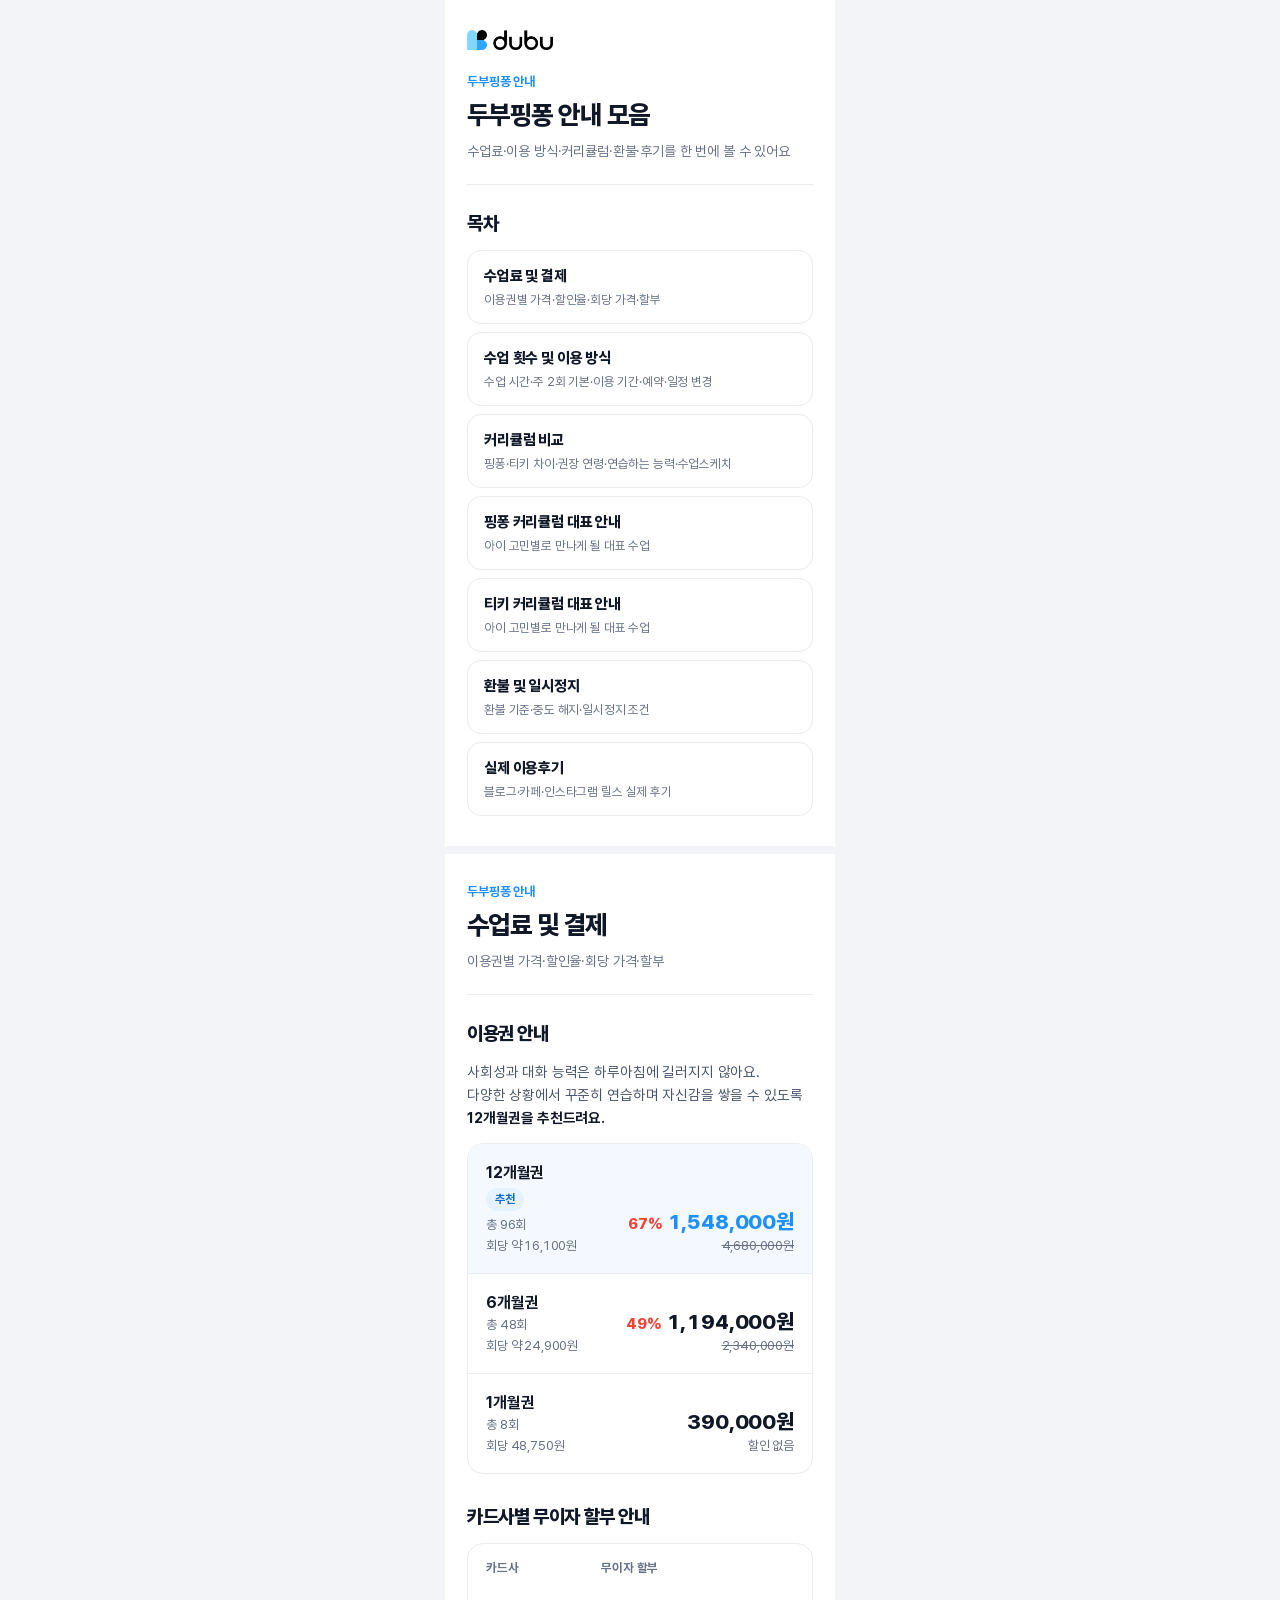
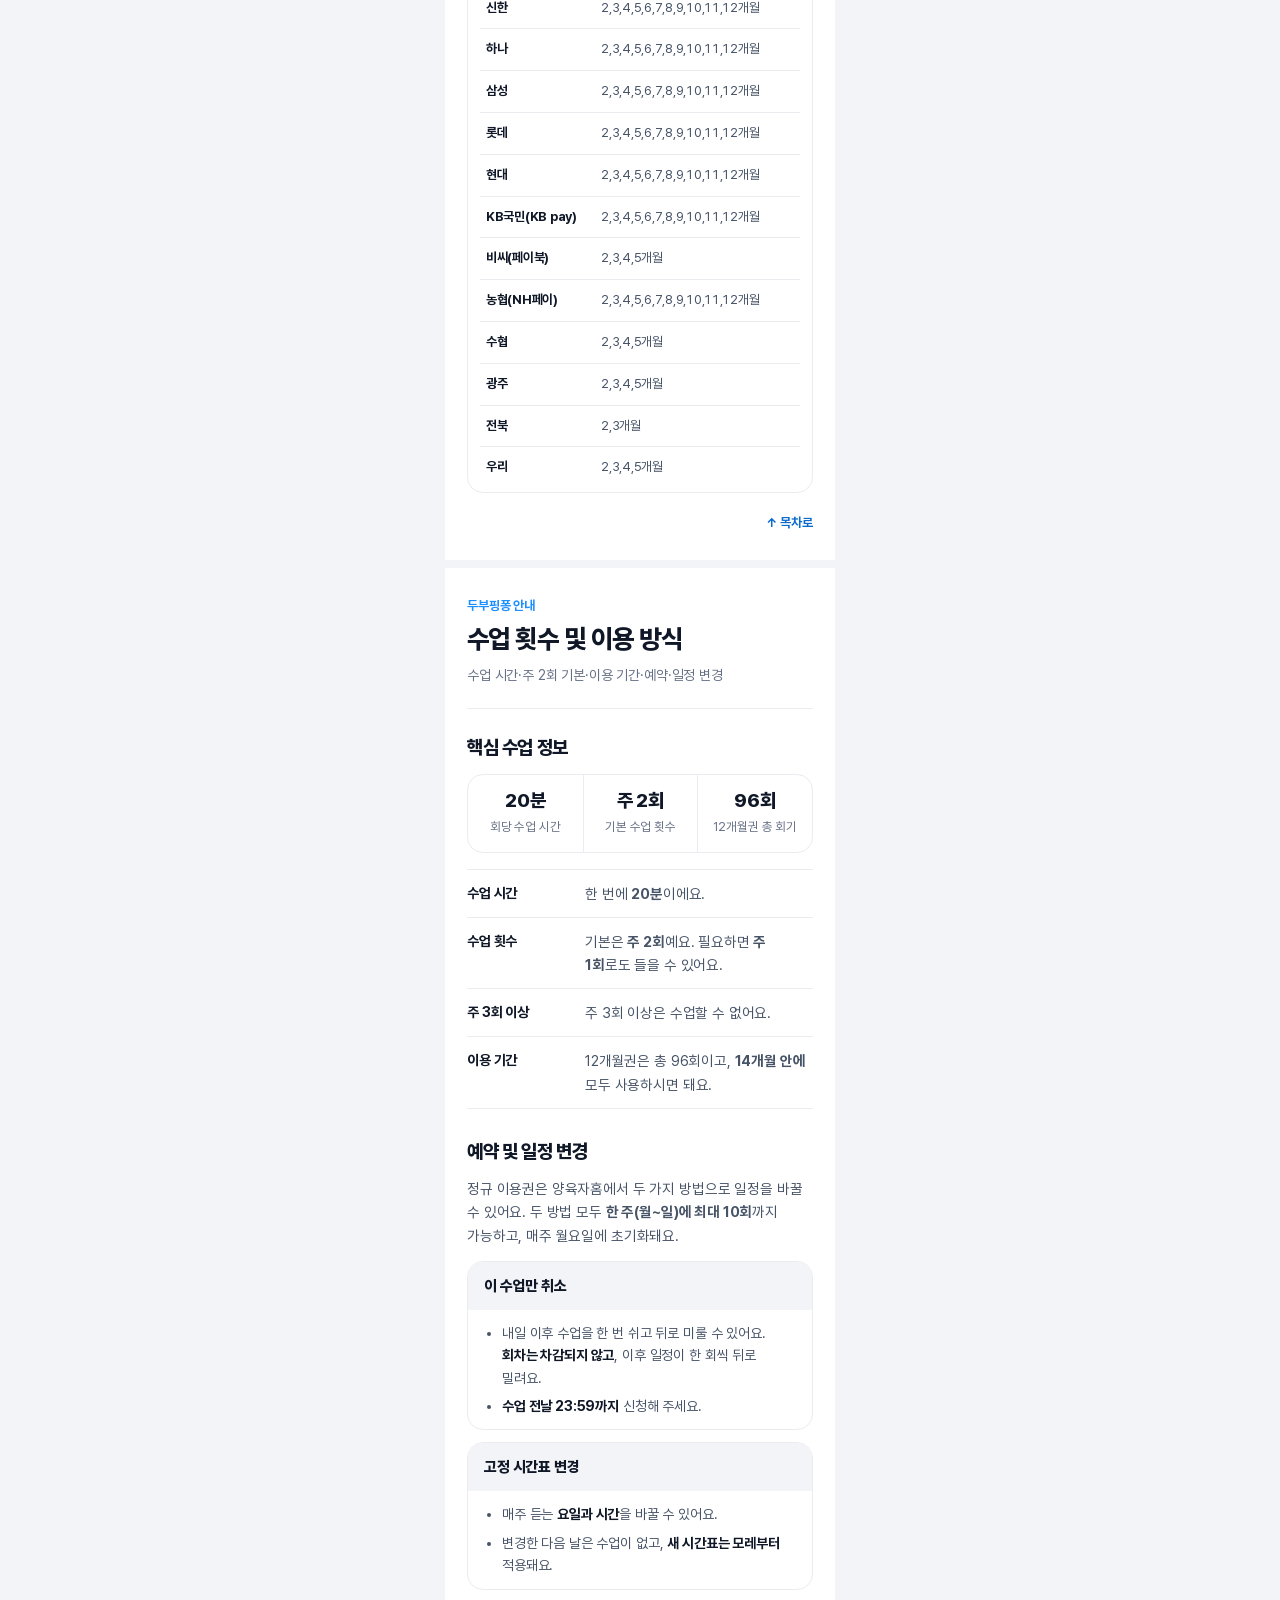
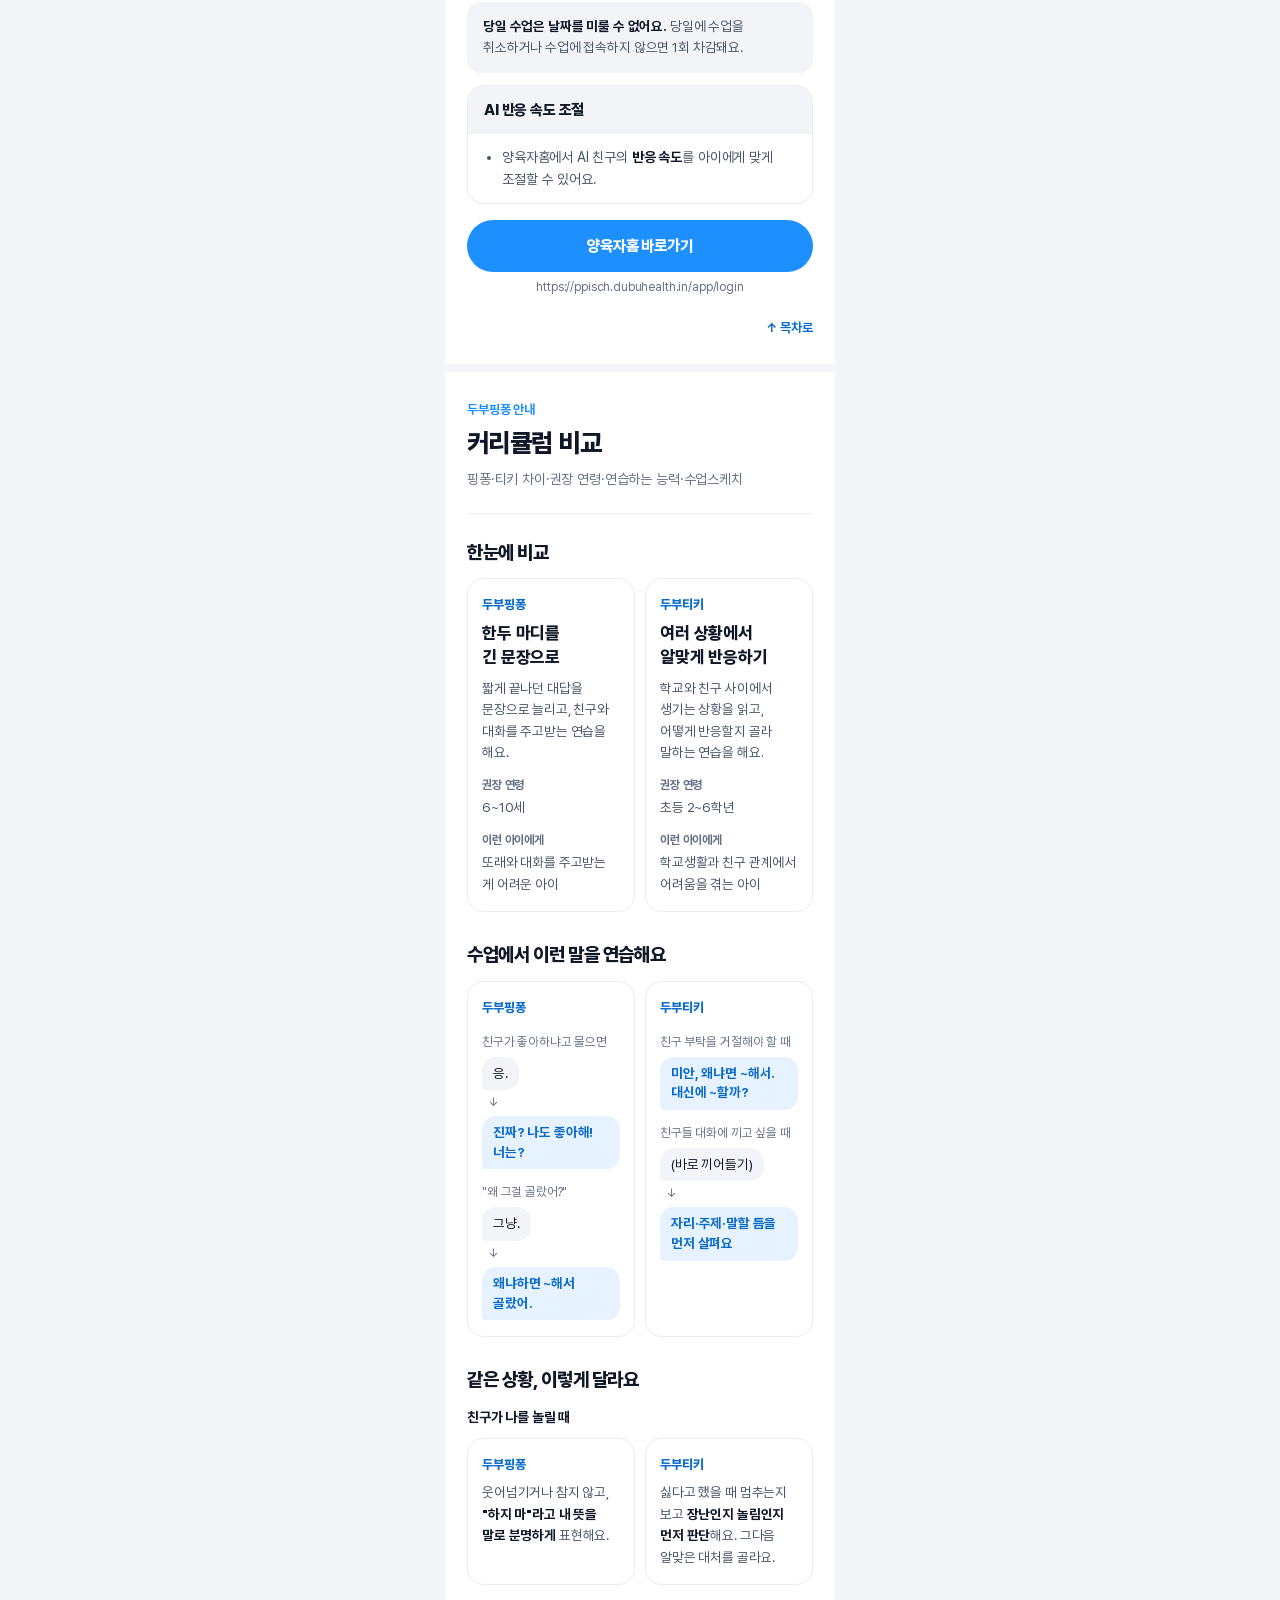
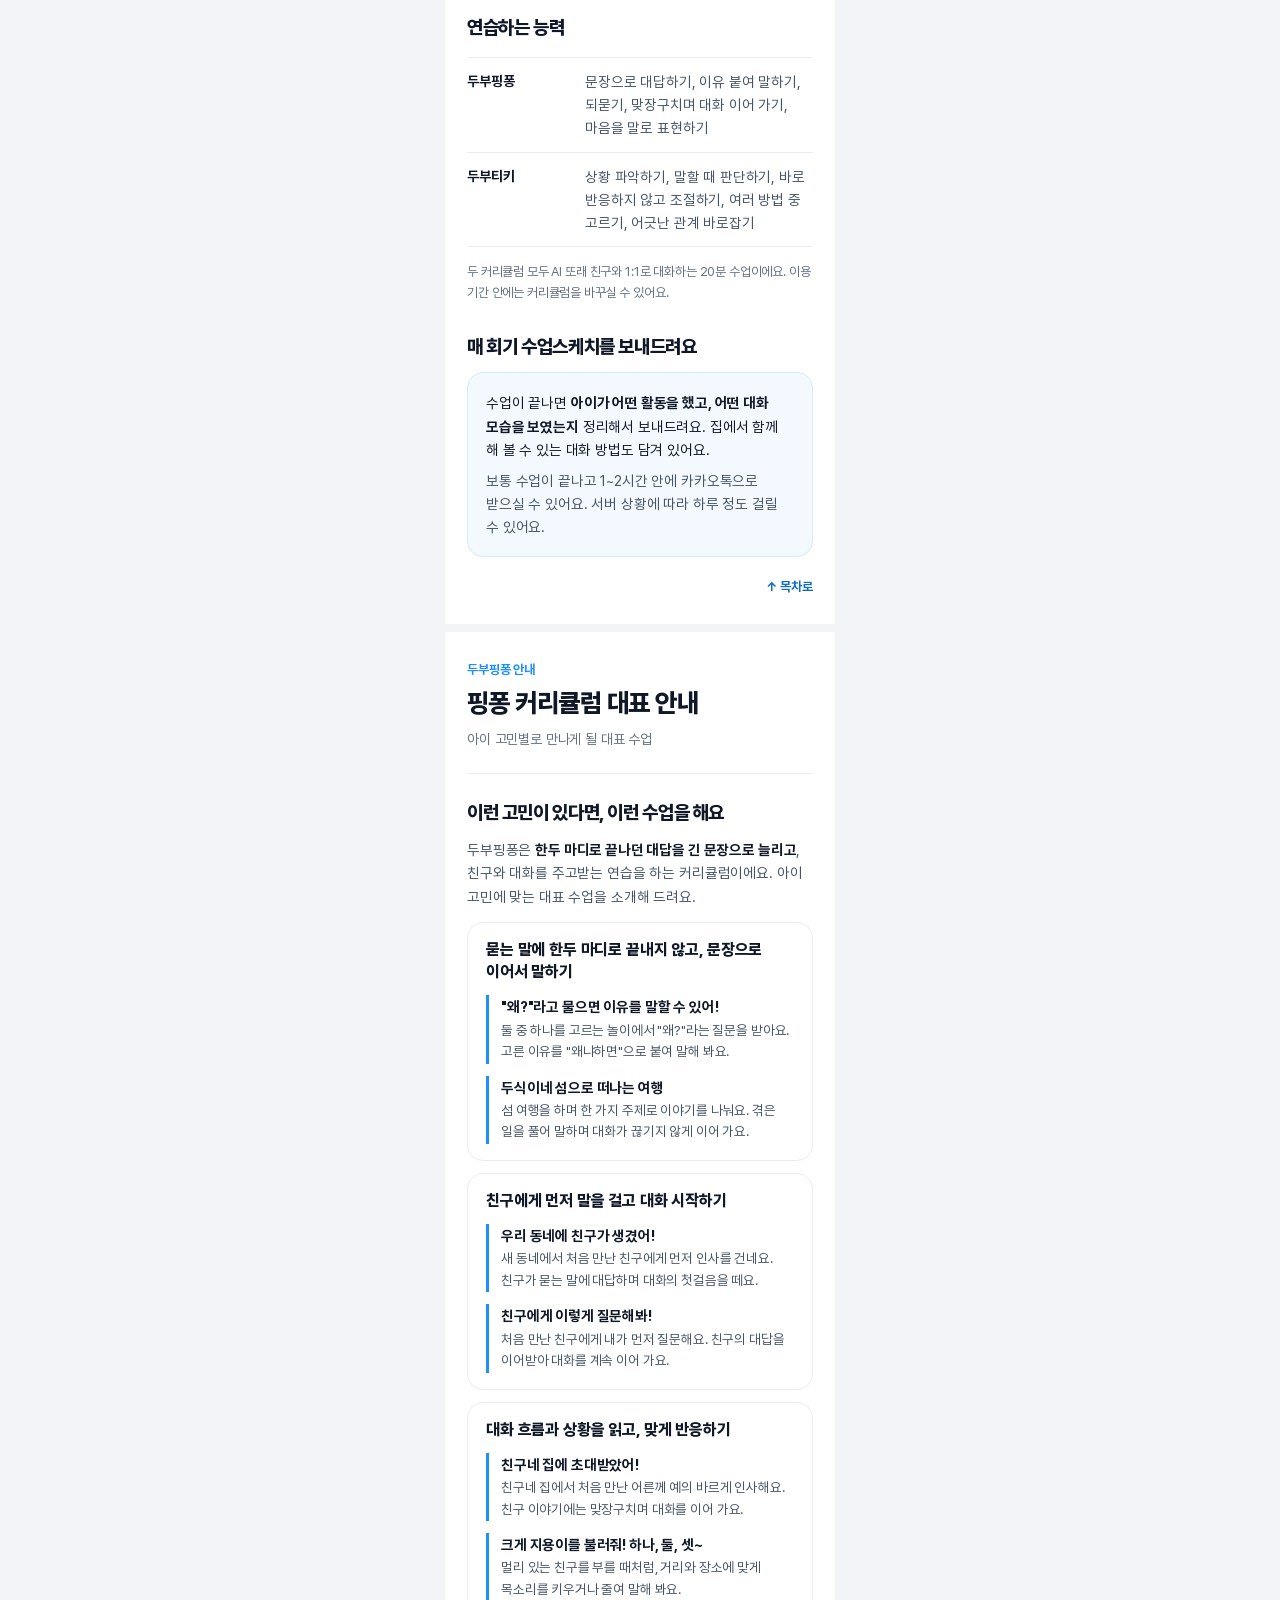
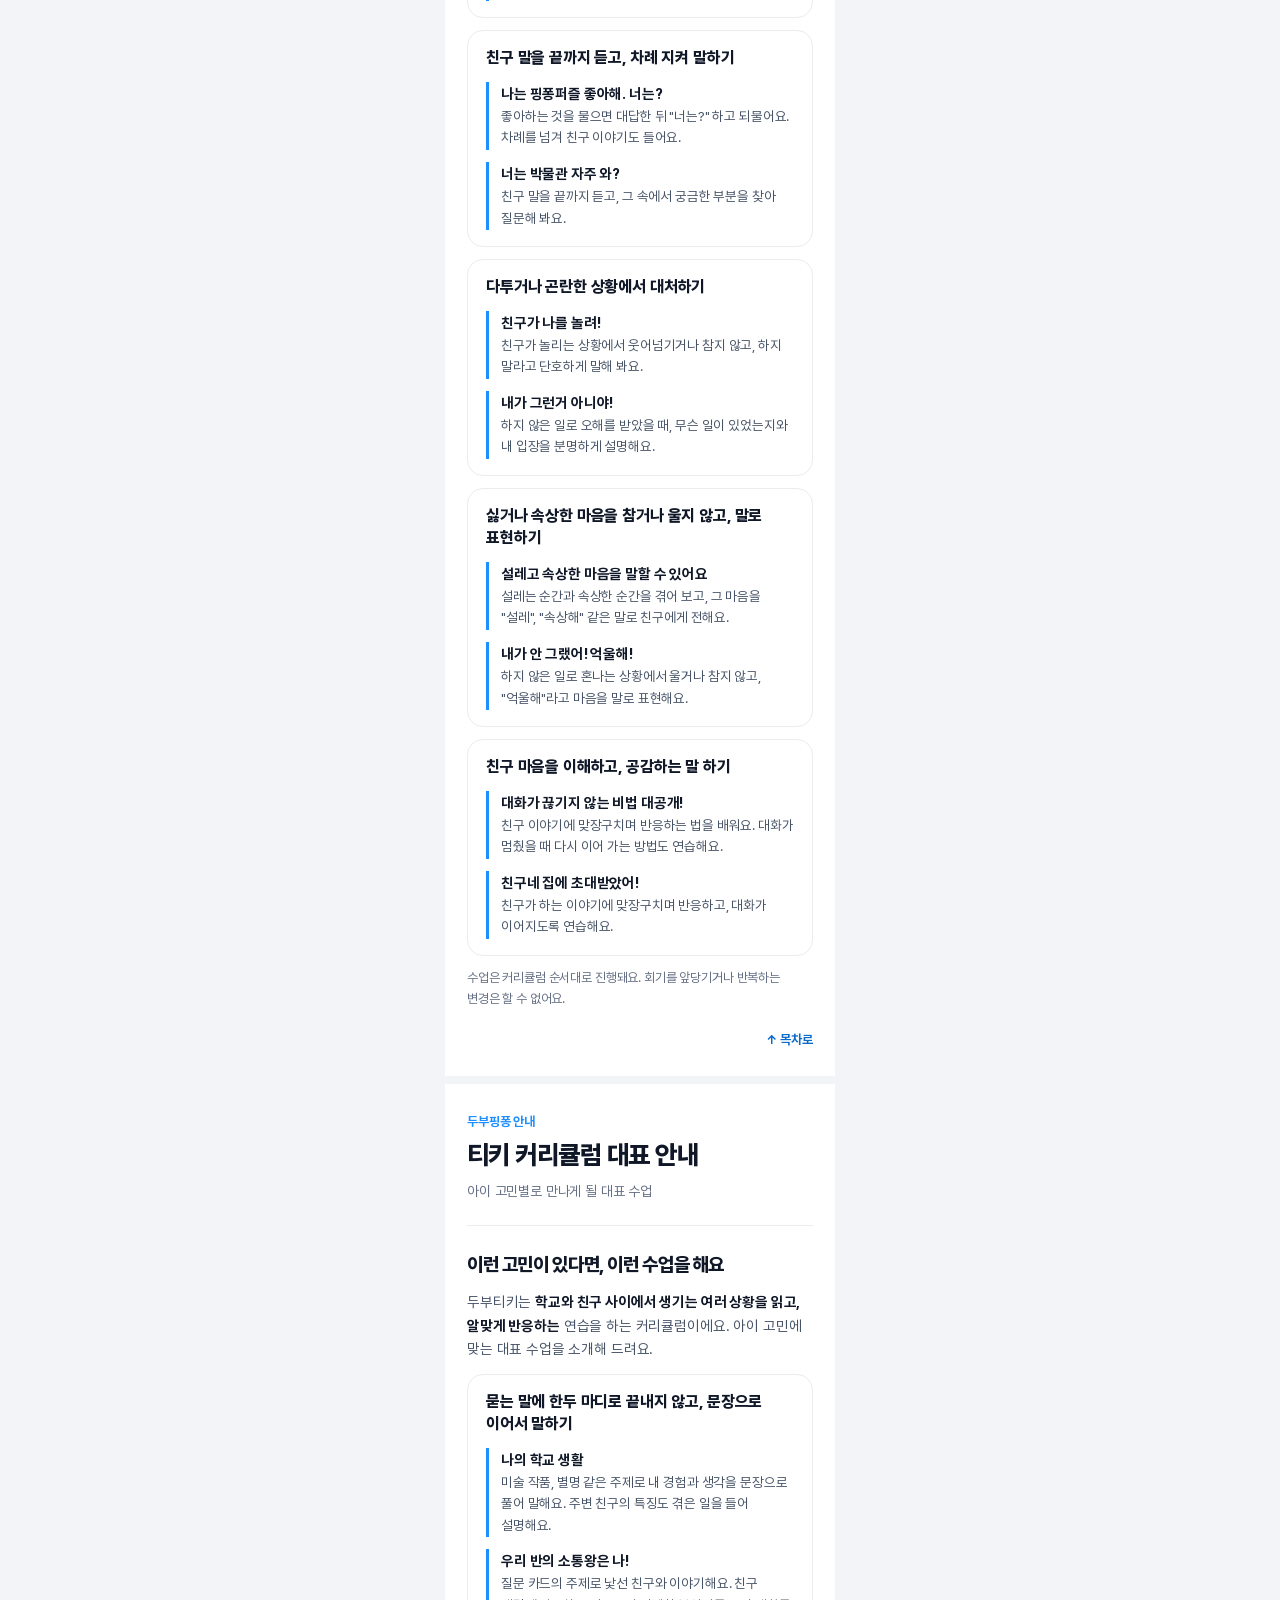
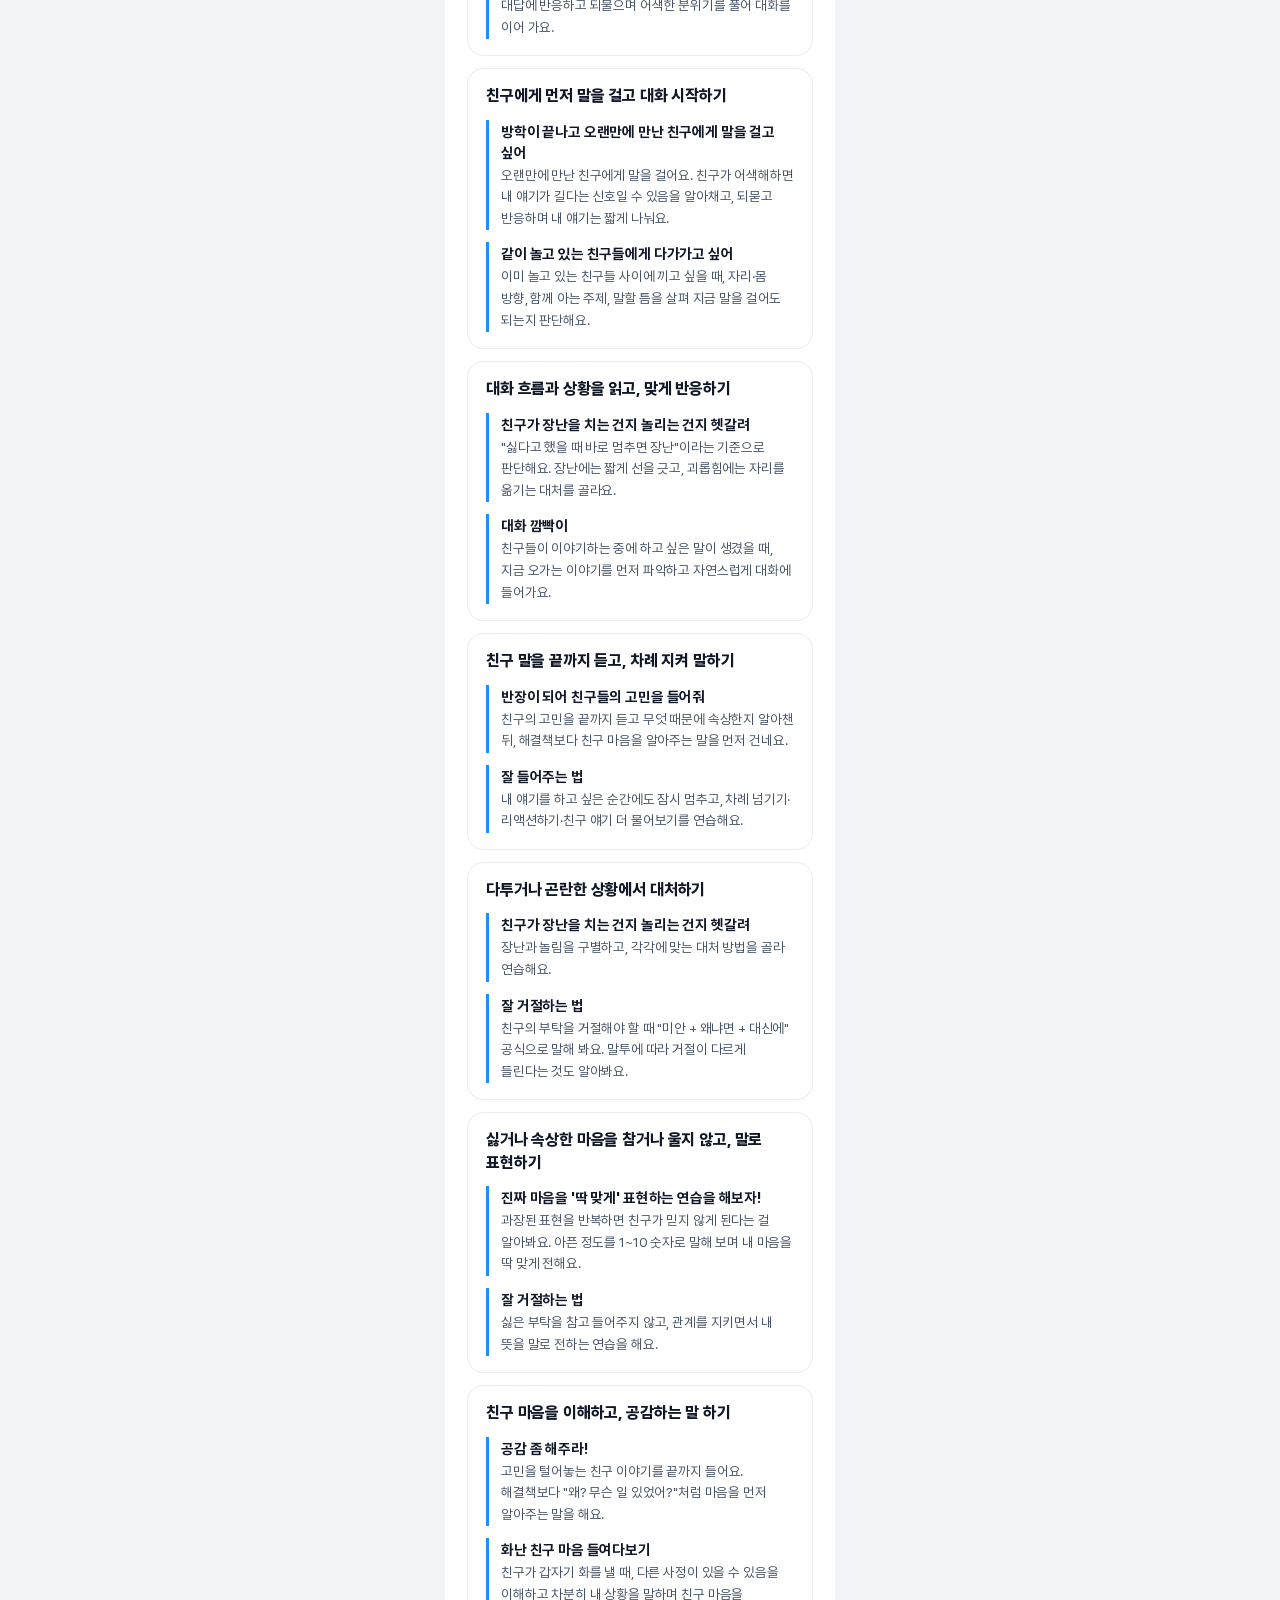
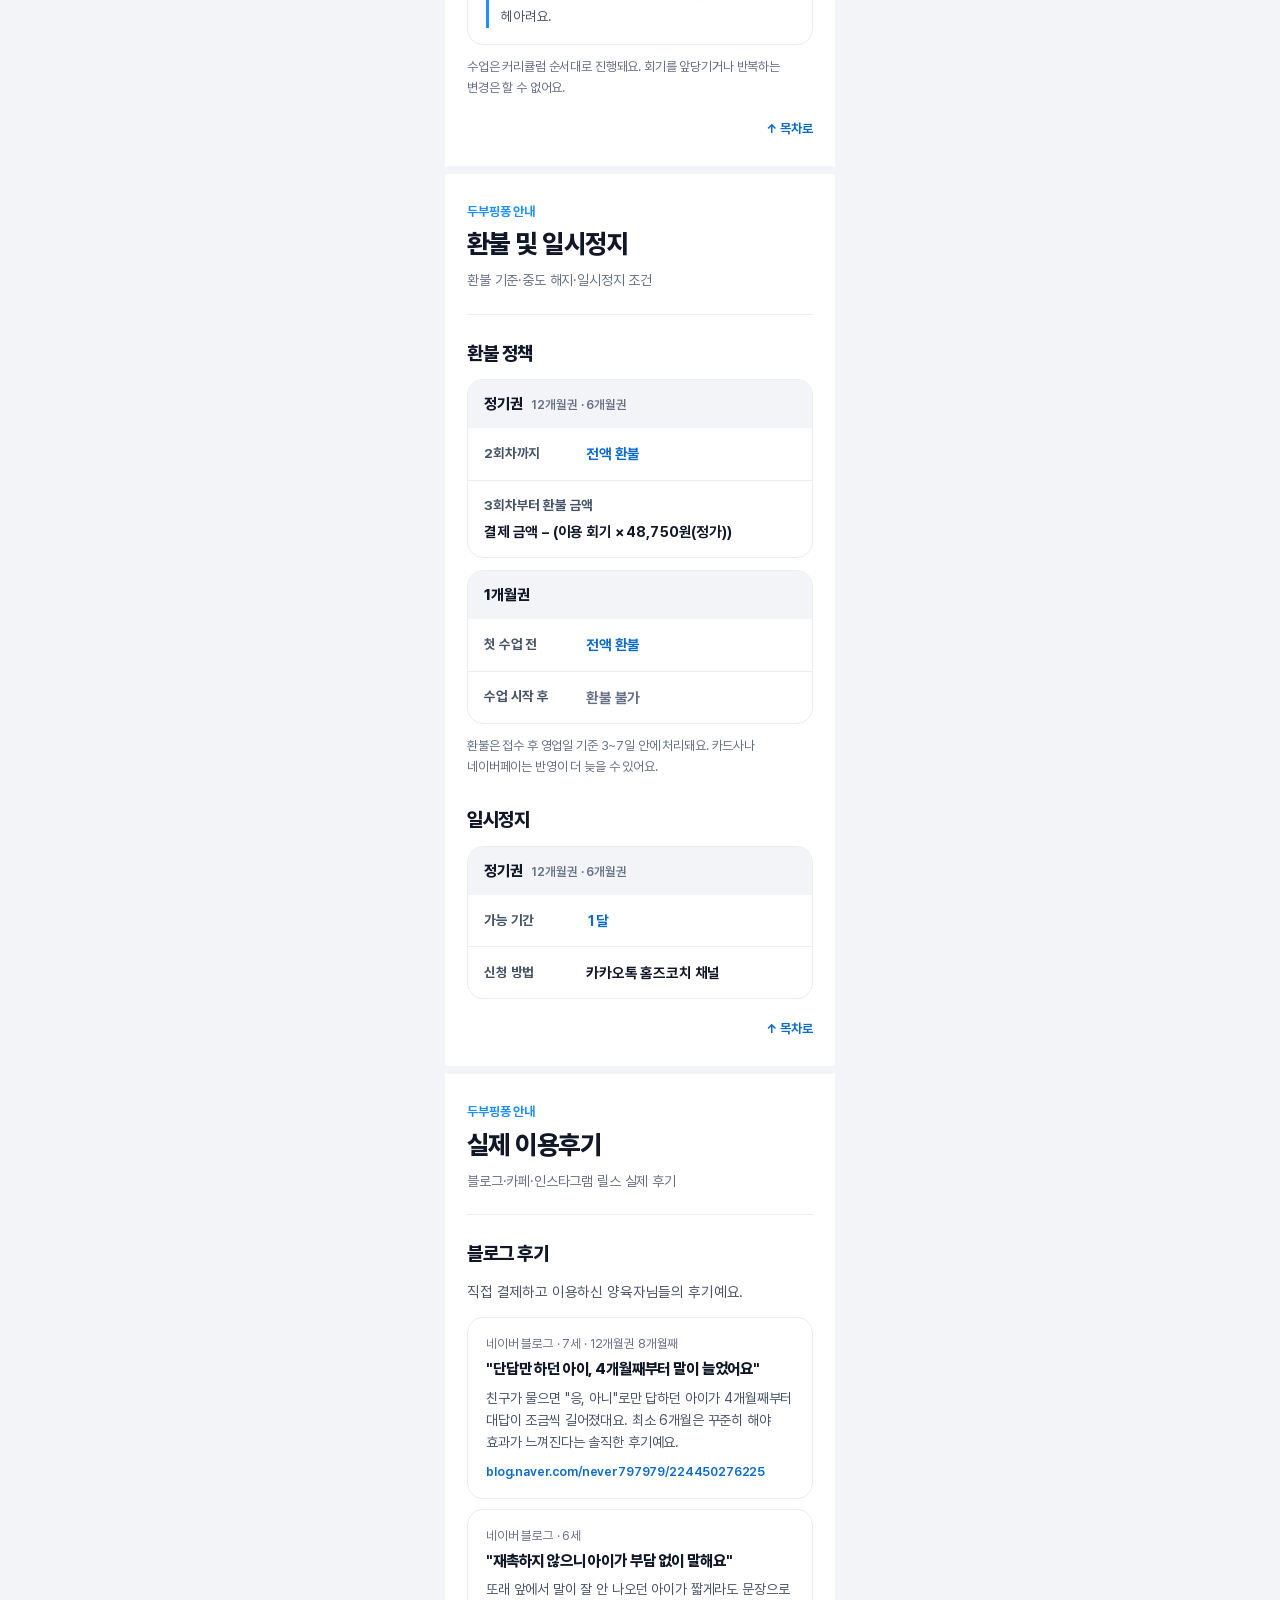
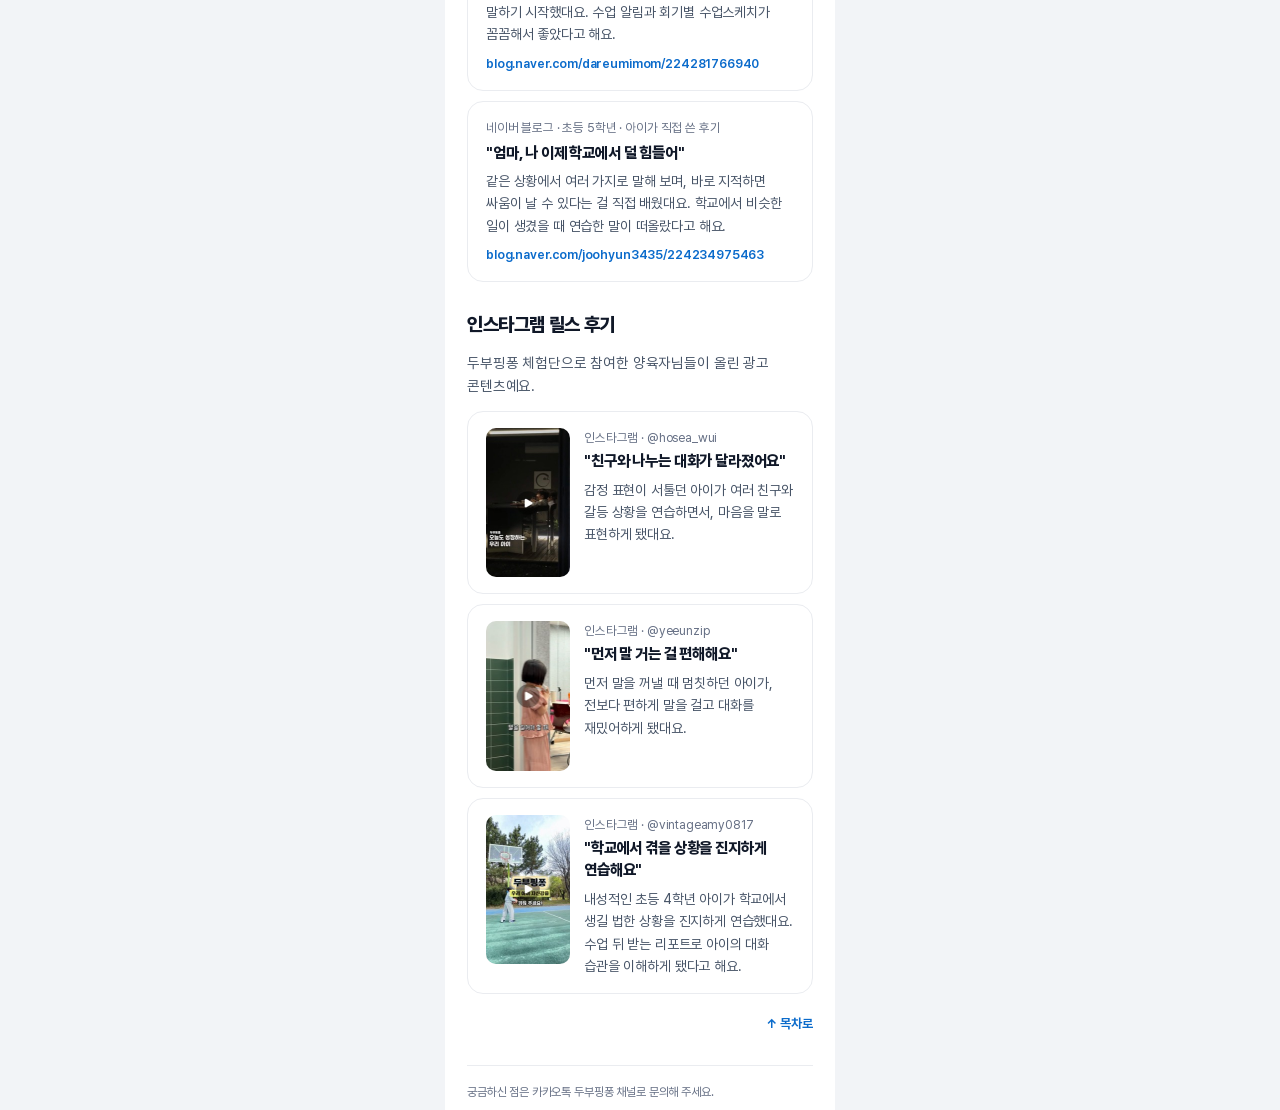
<file: index.html>
<!doctype html>
<html lang="ko">
<head>
<meta charset="utf-8">
<meta name="viewport" content="width=device-width, initial-scale=1">
<title>두부핑퐁 안내 모음</title>
<meta property="og:title" content="두부핑퐁 안내 모음">
<meta property="og:description" content="수업료·이용 방식·커리큘럼·환불·후기를 한 번에 볼 수 있어요">
<link rel="stylesheet" href="assets/common.css">
<style>
html { scroll-behavior: smooth; }
.toc { list-style: none; margin: 0; padding: 0; }
.toc li + li { margin-top: 8px; }
.toc a { display: block; padding: 13px 16px; border: 1px solid var(--line); border-radius: 14px; color: var(--ink); }
.toc a b { display: block; font-size: 15px; font-weight: 800; }
.toc a span { display: block; font-size: 12.5px; color: var(--muted); margin-top: 2px; }
.part { border-top: 8px solid var(--gray); margin: 0 -22px; padding: 0 22px; scroll-margin-top: 0; }
.part .top { padding-top: 28px; }
.totop { display: block; text-align: right; font-size: 13px; font-weight: 700; margin: -10px 0 26px; }
#fee .install td{font-size:13px;letter-spacing:-0.02em}
#fee .install td:first-child{white-space:nowrap}
#schedule .chg{border:1px solid var(--line);border-radius:16px;overflow:hidden;break-inside:avoid}
#schedule .chg+.chg{margin-top:12px}
#schedule .chg-h{padding:12px 16px;background:var(--gray);font-size:15px;font-weight:800;color:var(--ink)}
#schedule .chg ul{margin:0;padding:12px 16px 12px 34px;list-style:disc}
#schedule .chg li{font-size:14px;color:var(--sub);line-height:1.6}
#schedule .chg li+li{margin-top:6px}
#schedule .chg li b{color:var(--ink)}
#curriculum .two{ display: grid; grid-template-columns: 1fr 1fr; gap: 10px; break-inside: avoid; }
#curriculum .two .card{ padding: 16px 14px; }
#curriculum .two .card + .card{ margin-top: 0; }
#curriculum .name{ font-size: 13px; font-weight: 800; color: var(--blue-deep); margin-bottom: 6px; }
#curriculum .head{ font-size: 17px; font-weight: 800; line-height: 1.4; color: var(--ink); }
#curriculum .two p{ font-size: 13.5px; color: var(--sub); margin-top: 8px; }
#curriculum .label{ display: block; font-size: 12px; font-weight: 700; color: var(--muted); margin-top: 12px; }
#curriculum .label + p{ margin-top: 2px; }
#curriculum .say{ margin-top: 10px; }
#curriculum .say .q{ font-size: 12.5px; color: var(--muted); }
#curriculum .bubble{ display: inline-block; margin-top: 4px; padding: 7px 11px; border-radius: 14px 14px 14px 4px; background: var(--gray); font-size: 13.5px; color: var(--ink); line-height: 1.45; }
#curriculum .bubble.after{ background: var(--blue-soft); color: var(--blue-deep); font-weight: 700; }
#curriculum .arrow{ display: block; font-size: 12px; color: var(--muted); margin: 3px 0 0 6px; }
#curriculum .scene{ font-size: 14px; color: var(--ink); font-weight: 700; margin-bottom: 10px; }
#pingpong .worry{ border: 1px solid var(--line); border-radius: 16px; padding: 16px 18px; break-inside: avoid; }
#pingpong .worry + .worry{ margin-top: 12px; }
#pingpong .worry h3{ margin: 0 0 12px; font-size: 16px; font-weight: 800; line-height: 1.4; }
#pingpong .lesson{ border-left: 3px solid var(--blue); padding: 1px 0 1px 12px; }
#pingpong .lesson + .lesson{ margin-top: 12px; }
#pingpong .lesson .t{ font-size: 14.5px; font-weight: 700; color: var(--ink); line-height: 1.45; }
#pingpong .lesson p{ font-size: 13.5px; color: var(--sub); margin-top: 2px; }
#tiki .worry{ border: 1px solid var(--line); border-radius: 16px; padding: 16px 18px; break-inside: avoid; }
#tiki .worry + .worry{ margin-top: 12px; }
#tiki .worry h3{ margin: 0 0 12px; font-size: 16px; font-weight: 800; line-height: 1.4; }
#tiki .lesson{ border-left: 3px solid var(--blue); padding: 1px 0 1px 12px; }
#tiki .lesson + .lesson{ margin-top: 12px; }
#tiki .lesson .t{ font-size: 14.5px; font-weight: 700; color: var(--ink); line-height: 1.45; }
#tiki .lesson p{ font-size: 13.5px; color: var(--sub); margin-top: 2px; }
#refund .rf{border:1px solid var(--line);border-radius:16px;overflow:hidden;break-inside:avoid}
#refund .rf+.rf{margin-top:12px}
#refund .rf-h{padding:12px 16px;background:var(--gray);font-size:15px;font-weight:800;color:var(--ink)}
#refund .rf-h span{font-size:12.5px;font-weight:600;color:var(--muted);margin-left:6px}
#refund .rf-row{display:grid;grid-template-columns:92px minmax(0,1fr);gap:10px;align-items:center;padding:14px 16px}
#refund .rf-row+.rf-row{border-top:1px solid var(--line)}
#refund .rf .when{font-size:13.5px;font-weight:700;color:var(--sub)}
#refund .rf .what{font-size:14.5px;font-weight:700;color:var(--ink);font-variant-numeric:tabular-nums}
#refund .rf .what b{color:var(--ink)}
#refund .rf .what.big{color:var(--blue-deep)}
#refund .rf .what.muted{color:var(--muted)}
#refund .rf .what{white-space:nowrap}
#refund .rf-row.stack{grid-template-columns:1fr;gap:4px}
#refund .rf .what.normal{font-weight:400;color:var(--sub)}
#refund .rf .lab{display:block;font-size:12px;font-weight:600;color:var(--muted);margin-bottom:2px}
#reviews .review{ border: 1px solid var(--line); border-radius: 16px; padding: 16px 18px; break-inside: avoid; }
#reviews .review + .review{ margin-top: 10px; }
#reviews .review .src{ font-size: 12.5px; color: var(--muted); }
#reviews .review .t{ font-size: 15.5px; font-weight: 800; color: var(--ink); line-height: 1.45; margin: 4px 0 6px; }
#reviews .review p{ font-size: 14px; color: var(--sub); }
#reviews .review .link{ display: block; margin-top: 8px; font-size: 12.5px; font-weight: 600; color: var(--blue-deep); word-break: break-all; }
#reviews .reel{ display: grid; grid-template-columns: 84px minmax(0, 1fr); gap: 14px; align-items: start; }
#reviews .reel .thumb{ border-radius: 10px; overflow: hidden; aspect-ratio: 9 / 16; background: var(--gray); }
#reviews .reel .thumb img{ width: 100%; height: 100%; object-fit: cover; display: block; }
#reviews .reel .t{ margin-top: 2px; }
</style>
</head>
<body>
<main class="doc">

  <header class="top">
    <img class="logo" src="assets/dubu-logo.png" alt="dubu">
    <p class="no">두부핑퐁 안내</p>
    <h1>두부핑퐁 안내 모음</h1>
    <p class="summary">수업료·이용 방식·커리큘럼·환불·후기를 한 번에 볼 수 있어요</p>
  </header>

  <section id="toc">
    <h2>목차</h2>
    <ul class="toc">
      <li><a href="#fee"><b>수업료 및 결제</b><span>이용권별 가격·할인율·회당 가격·할부</span></a></li>
      <li><a href="#schedule"><b>수업 횟수 및 이용 방식</b><span>수업 시간·주 2회 기본·이용 기간·예약·일정 변경</span></a></li>
      <li><a href="#curriculum"><b>커리큘럼 비교</b><span>핑퐁·티키 차이·권장 연령·연습하는 능력·수업스케치</span></a></li>
      <li><a href="#pingpong"><b>핑퐁 커리큘럼 대표 안내</b><span>아이 고민별로 만나게 될 대표 수업</span></a></li>
      <li><a href="#tiki"><b>티키 커리큘럼 대표 안내</b><span>아이 고민별로 만나게 될 대표 수업</span></a></li>
      <li><a href="#refund"><b>환불 및 일시정지</b><span>환불 기준·중도 해지·일시정지 조건</span></a></li>
      <li><a href="#reviews"><b>실제 이용후기</b><span>블로그·카페·인스타그램 릴스 실제 후기</span></a></li>
    </ul>
  </section>

  <div class="part" id="fee">


  <header class="top">
    
    <p class="no">두부핑퐁 안내</p>
    <h1>수업료 및 결제</h1>
    <p class="summary">이용권별 가격·할인율·회당 가격·할부</p>
  </header>

  <section>
    <h2>이용권 안내</h2>
    <p class="lede">사회성과 대화 능력은 하루아침에 길러지지 않아요.<br>다양한 상황에서 꾸준히 연습하며 자신감을 쌓을 수 있도록 <b style="color:var(--ink)">12개월권을 추천드려요.</b></p>

    <div class="passes">
      <div class="pass best">
        <div>
          <div class="name">12개월권</div>
          <span class="badge" style="margin:2px 0 4px">추천</span>
          <div class="meta num">총 96회<br>회당 약 16,100원</div>
        </div>
        <div class="price">
          <span class="rate num">67%</span><span class="big num">1,548,000원</span>
          <span class="unit num"><s>4,680,000원</s></span>
        </div>
      </div>
      <div class="pass">
        <div>
          <div class="name">6개월권</div>
          <div class="meta num">총 48회<br>회당 약 24,900원</div>
        </div>
        <div class="price">
          <span class="rate num">49%</span><span class="big num">1,194,000원</span>
          <span class="unit num"><s>2,340,000원</s></span>
        </div>
      </div>
      <div class="pass">
        <div>
          <div class="name">1개월권</div>
          <div class="meta num">총 8회<br>회당 48,750원</div>
        </div>
        <div class="price">
          <span class="big num">390,000원</span>
          <span class="unit">할인 없음</span>
        </div>
      </div>
    </div>

  </section>

  <section>
    <h2>카드사별 무이자 할부 안내</h2>
    <div class="table-wrap">
      <table class="install">
        <colgroup><col style="width:36%"><col style="width:64%"></colgroup>
        <thead><tr><th>카드사</th><th>무이자 할부</th></tr></thead>
        <tbody>
          <tr><td>신한</td><td>2,3,4,5,6,7,8,9,10,11,12개월</td></tr>
          <tr><td>하나</td><td>2,3,4,5,6,7,8,9,10,11,12개월</td></tr>
          <tr><td>삼성</td><td>2,3,4,5,6,7,8,9,10,11,12개월</td></tr>
          <tr><td>롯데</td><td>2,3,4,5,6,7,8,9,10,11,12개월</td></tr>
          <tr><td>현대</td><td>2,3,4,5,6,7,8,9,10,11,12개월</td></tr>
          <tr><td>KB국민(KB pay)</td><td>2,3,4,5,6,7,8,9,10,11,12개월</td></tr>
          <tr><td>비씨(페이북)</td><td>2,3,4,5개월</td></tr>
          <tr><td>농협(NH페이)</td><td>2,3,4,5,6,7,8,9,10,11,12개월</td></tr>
          <tr><td>수협</td><td>2,3,4,5개월</td></tr>
          <tr><td>광주</td><td>2,3,4,5개월</td></tr>
          <tr><td>전북</td><td>2,3개월</td></tr>
          <tr><td>우리</td><td>2,3,4,5개월</td></tr>
        </tbody>
      </table>
    </div>
  </section>

  


    <a class="totop" href="#toc">↑ 목차로</a>
  </div>
  <div class="part" id="schedule">


  <header class="top">
    
    <p class="no">두부핑퐁 안내</p>
    <h1>수업 횟수 및 이용 방식</h1>
    <p class="summary">수업 시간·주 2회 기본·이용 기간·예약·일정 변경</p>
  </header>

  <section>
    <h2>핵심 수업 정보</h2>
    <div class="facts">
      <div><b class="num">20분</b><span>회당 수업 시간</span></div>
      <div><b>주 2회</b><span>기본 수업 횟수</span></div>
      <div><b class="num">96회</b><span>12개월권 총 회기</span></div>
    </div>

    <dl class="rows mt16">
      <div><dt>수업 시간</dt><dd>한 번에 <b>20분</b>이에요.</dd></div>
      <div><dt>수업 횟수</dt><dd>기본은 <b>주 2회</b>예요. 필요하면 <b>주 1회</b>로도 들을 수 있어요.</dd></div>
      <div><dt>주 3회 이상</dt><dd>주 3회 이상은 수업할 수 없어요.</dd></div>
      <div><dt>이용 기간</dt><dd>12개월권은 총 96회이고, <b>14개월 안에</b> 모두 사용하시면 돼요.</dd></div>
    </dl>
  </section>

  <section>
    <h2>예약 및 일정 변경</h2>
    <p class="lede">정규 이용권은 양육자홈에서 두 가지 방법으로 일정을 바꿀 수 있어요. 두 방법 모두 <b>한 주(월~일)에 최대 10회</b>까지 가능하고, 매주 월요일에 초기화돼요.</p>

    <div class="chg">
      <div class="chg-h">이 수업만 취소</div>
      <ul>
        <li>내일 이후 수업을 한 번 쉬고 뒤로 미룰 수 있어요. <b>회차는 차감되지 않고</b>, 이후 일정이 한 회씩 뒤로 밀려요.</li>
        <li><b>수업 전날 23:59까지</b> 신청해 주세요.</li>
      </ul>
    </div>
    <div class="chg">
      <div class="chg-h">고정 시간표 변경</div>
      <ul>
        <li>매주 듣는 <b>요일과 시간</b>을 바꿀 수 있어요.</li>
        <li>변경한 다음 날은 수업이 없고, <b>새 시간표는 모레부터</b> 적용돼요.</li>
      </ul>
    </div>

    <div class="note mt12">
      <b>당일 수업은 날짜를 미룰 수 없어요.</b> 당일에 수업을 취소하거나 수업에 접속하지 않으면 1회 차감돼요.
    </div>

    <div class="chg mt12">
      <div class="chg-h">AI 반응 속도 조절</div>
      <ul>
        <li>양육자홈에서 AI 친구의 <b>반응 속도</b>를 아이에게 맞게 조절할 수 있어요.</li>
      </ul>
    </div>

    <a class="btn mt16" href="https://ppisch.dubuhealth.in/app/login">양육자홈 바로가기</a>
    <a class="url" href="https://ppisch.dubuhealth.in/app/login">https://ppisch.dubuhealth.in/app/login</a>
  </section>

  


    <a class="totop" href="#toc">↑ 목차로</a>
  </div>
  <div class="part" id="curriculum">


  <header class="top">
    
    <p class="no">두부핑퐁 안내</p>
    <h1>커리큘럼 비교</h1>
    <p class="summary">핑퐁·티키 차이·권장 연령·연습하는 능력·수업스케치</p>
  </header>

  <section>
    <h2>한눈에 비교</h2>
    <div class="two">
      <div class="card">
        <div class="name">두부핑퐁</div>
        <div class="head">한두 마디를<br>긴 문장으로</div>
        <p>짧게 끝나던 대답을 문장으로 늘리고, 친구와 대화를 주고받는 연습을 해요.</p>
        <span class="label">권장 연령</span><p>6~10세</p>
        <span class="label">이런 아이에게</span><p>또래와 대화를 주고받는 게 어려운 아이</p>
      </div>
      <div class="card">
        <div class="name">두부티키</div>
        <div class="head">여러 상황에서<br>알맞게 반응하기</div>
        <p>학교와 친구 사이에서 생기는 상황을 읽고, 어떻게 반응할지 골라 말하는 연습을 해요.</p>
        <span class="label">권장 연령</span><p>초등 2~6학년</p>
        <span class="label">이런 아이에게</span><p>학교생활과 친구 관계에서 어려움을 겪는 아이</p>
      </div>
    </div>
  </section>

  <section>
    <h2>수업에서 이런 말을 연습해요</h2>
    <div class="two">
      <div class="card">
        <div class="name">두부핑퐁</div>
        <div class="say">
          <span class="q">친구가 좋아하냐고 물으면</span><br>
          <span class="bubble">응.</span>
          <span class="arrow">↓</span>
          <span class="bubble after">진짜? 나도 좋아해! 너는?</span>
        </div>
        <div class="say">
          <span class="q">"왜 그걸 골랐어?"</span><br>
          <span class="bubble">그냥.</span>
          <span class="arrow">↓</span>
          <span class="bubble after">왜냐하면 ~해서 골랐어.</span>
        </div>
      </div>
      <div class="card">
        <div class="name">두부티키</div>
        <div class="say">
          <span class="q">친구 부탁을 거절해야 할 때</span><br>
          <span class="bubble after">미안, 왜냐면 ~해서. 대신에 ~할까?</span>
        </div>
        <div class="say">
          <span class="q">친구들 대화에 끼고 싶을 때</span><br>
          <span class="bubble">(바로 끼어들기)</span>
          <span class="arrow">↓</span>
          <span class="bubble after">자리·주제·말할 틈을 먼저 살펴요</span>
        </div>
      </div>
    </div>
  </section>

  <section>
    <h2>같은 상황, 이렇게 달라요</h2>
    <p class="scene">친구가 나를 놀릴 때</p>
    <div class="two">
      <div class="card">
        <div class="name">두부핑퐁</div>
        <p style="margin-top:0">웃어넘기거나 참지 않고, <b style="color:var(--ink)">"하지 마"라고 내 뜻을 말로 분명하게</b> 표현해요.</p>
      </div>
      <div class="card">
        <div class="name">두부티키</div>
        <p style="margin-top:0">싫다고 했을 때 멈추는지 보고 <b style="color:var(--ink)">장난인지 놀림인지 먼저 판단</b>해요. 그다음 알맞은 대처를 골라요.</p>
      </div>
    </div>
  </section>

  <section>
    <h2>연습하는 능력</h2>
    <dl class="rows">
      <div><dt>두부핑퐁</dt><dd>문장으로 대답하기, 이유 붙여 말하기, 되묻기, 맞장구치며 대화 이어 가기, 마음을 말로 표현하기</dd></div>
      <div><dt>두부티키</dt><dd>상황 파악하기, 말할 때 판단하기, 바로 반응하지 않고 조절하기, 여러 방법 중 고르기, 어긋난 관계 바로잡기</dd></div>
    </dl>
    <p class="small mt12">두 커리큘럼 모두 AI 또래 친구와 1:1로 대화하는 20분 수업이에요. 이용 기간 안에는 커리큘럼을 바꾸실 수 있어요.</p>
  </section>

  <section>
    <h2>매 회기 수업스케치를 보내드려요</h2>
    <div class="card tint">
      <p style="color:var(--ink)">수업이 끝나면 <b>아이가 어떤 활동을 했고, 어떤 대화 모습을 보였는지</b> 정리해서 보내드려요. 집에서 함께 해 볼 수 있는 대화 방법도 담겨 있어요.</p>
      <p class="small mt8">보통 수업이 끝나고 1~2시간 안에 카카오톡으로 받으실 수 있어요. 서버 상황에 따라 하루 정도 걸릴 수 있어요.</p>
    </div>
  </section>

  


    <a class="totop" href="#toc">↑ 목차로</a>
  </div>
  <div class="part" id="pingpong">


  <header class="top">
    
    <p class="no">두부핑퐁 안내</p>
    <h1>핑퐁 커리큘럼 대표 안내</h1>
    <p class="summary">아이 고민별로 만나게 될 대표 수업</p>
  </header>

  <section>
    <h2>이런 고민이 있다면, 이런 수업을 해요</h2>
    <p class="lede">두부핑퐁은 <b style="color:var(--ink)">한두 마디로 끝나던 대답을 긴 문장으로 늘리고</b>, 친구와 대화를 주고받는 연습을 하는 커리큘럼이에요. 아이 고민에 맞는 대표 수업을 소개해 드려요.</p>

    <div class="worry">
      <h3>묻는 말에 한두 마디로 끝내지 않고, 문장으로 이어서 말하기</h3>
      <div class="lesson">
        <div class="t">"왜?"라고 물으면 이유를 말할 수 있어!</div>
        <p>둘 중 하나를 고르는 놀이에서 "왜?"라는 질문을 받아요. 고른 이유를 "왜냐하면"으로 붙여 말해 봐요.</p>
      </div>
      <div class="lesson">
        <div class="t">두식이네 섬으로 떠나는 여행</div>
        <p>섬 여행을 하며 한 가지 주제로 이야기를 나눠요. 겪은 일을 풀어 말하며 대화가 끊기지 않게 이어 가요.</p>
      </div>
    </div>

    <div class="worry">
      <h3>친구에게 먼저 말을 걸고 대화 시작하기</h3>
      <div class="lesson">
        <div class="t">우리 동네에 친구가 생겼어!</div>
        <p>새 동네에서 처음 만난 친구에게 먼저 인사를 건네요. 친구가 묻는 말에 대답하며 대화의 첫걸음을 떼요.</p>
      </div>
      <div class="lesson">
        <div class="t">친구에게 이렇게 질문해봐!</div>
        <p>처음 만난 친구에게 내가 먼저 질문해요. 친구의 대답을 이어받아 대화를 계속 이어 가요.</p>
      </div>
    </div>

    <div class="worry">
      <h3>대화 흐름과 상황을 읽고, 맞게 반응하기</h3>
      <div class="lesson">
        <div class="t">친구네 집에 초대받았어!</div>
        <p>친구네 집에서 처음 만난 어른께 예의 바르게 인사해요. 친구 이야기에는 맞장구치며 대화를 이어 가요.</p>
      </div>
      <div class="lesson">
        <div class="t">크게 지용이를 불러줘! 하나, 둘, 셋~</div>
        <p>멀리 있는 친구를 부를 때처럼, 거리와 장소에 맞게 목소리를 키우거나 줄여 말해 봐요.</p>
      </div>
    </div>

    <div class="worry">
      <h3>친구 말을 끝까지 듣고, 차례 지켜 말하기</h3>
      <div class="lesson">
        <div class="t">나는 핑퐁퍼즐 좋아해. 너는?</div>
        <p>좋아하는 것을 물으면 대답한 뒤 "너는?" 하고 되물어요. 차례를 넘겨 친구 이야기도 들어요.</p>
      </div>
      <div class="lesson">
        <div class="t">너는 박물관 자주 와?</div>
        <p>친구 말을 끝까지 듣고, 그 속에서 궁금한 부분을 찾아 질문해 봐요.</p>
      </div>
    </div>

    <div class="worry">
      <h3>다투거나 곤란한 상황에서 대처하기</h3>
      <div class="lesson">
        <div class="t">친구가 나를 놀려!</div>
        <p>친구가 놀리는 상황에서 웃어넘기거나 참지 않고, 하지 말라고 단호하게 말해 봐요.</p>
      </div>
      <div class="lesson">
        <div class="t">내가 그런거 아니야!</div>
        <p>하지 않은 일로 오해를 받았을 때, 무슨 일이 있었는지와 내 입장을 분명하게 설명해요.</p>
      </div>
    </div>

    <div class="worry">
      <h3>싫거나 속상한 마음을 참거나 울지 않고, 말로 표현하기</h3>
      <div class="lesson">
        <div class="t">설레고 속상한 마음을 말할 수 있어요</div>
        <p>설레는 순간과 속상한 순간을 겪어 보고, 그 마음을 "설레", "속상해" 같은 말로 친구에게 전해요.</p>
      </div>
      <div class="lesson">
        <div class="t">내가 안 그랬어! 억울해!</div>
        <p>하지 않은 일로 혼나는 상황에서 울거나 참지 않고, "억울해"라고 마음을 말로 표현해요.</p>
      </div>
    </div>

    <div class="worry">
      <h3>친구 마음을 이해하고, 공감하는 말 하기</h3>
      <div class="lesson">
        <div class="t">대화가 끊기지 않는 비법 대공개!</div>
        <p>친구 이야기에 맞장구치며 반응하는 법을 배워요. 대화가 멈췄을 때 다시 이어 가는 방법도 연습해요.</p>
      </div>
      <div class="lesson">
        <div class="t">친구네 집에 초대받았어!</div>
        <p>친구가 하는 이야기에 맞장구치며 반응하고, 대화가 이어지도록 연습해요.</p>
      </div>
    </div>

    <p class="small mt12">수업은 커리큘럼 순서대로 진행돼요. 회기를 앞당기거나 반복하는 변경은 할 수 없어요.</p>
  </section>

  


    <a class="totop" href="#toc">↑ 목차로</a>
  </div>
  <div class="part" id="tiki">


  <header class="top">
    
    <p class="no">두부핑퐁 안내</p>
    <h1>티키 커리큘럼 대표 안내</h1>
    <p class="summary">아이 고민별로 만나게 될 대표 수업</p>
  </header>

  <section>
    <h2>이런 고민이 있다면, 이런 수업을 해요</h2>
    <p class="lede">두부티키는 <b style="color:var(--ink)">학교와 친구 사이에서 생기는 여러 상황을 읽고, 알맞게 반응하는</b> 연습을 하는 커리큘럼이에요. 아이 고민에 맞는 대표 수업을 소개해 드려요.</p>

    <div class="worry">
      <h3>묻는 말에 한두 마디로 끝내지 않고, 문장으로 이어서 말하기</h3>
      <div class="lesson">
        <div class="t">나의 학교 생활</div>
        <p>미술 작품, 별명 같은 주제로 내 경험과 생각을 문장으로 풀어 말해요. 주변 친구의 특징도 겪은 일을 들어 설명해요.</p>
      </div>
      <div class="lesson">
        <div class="t">우리 반의 소통왕은 나!</div>
        <p>질문 카드의 주제로 낯선 친구와 이야기해요. 친구 대답에 반응하고 되물으며 어색한 분위기를 풀어 대화를 이어 가요.</p>
      </div>
    </div>

    <div class="worry">
      <h3>친구에게 먼저 말을 걸고 대화 시작하기</h3>
      <div class="lesson">
        <div class="t">방학이 끝나고 오랜만에 만난 친구에게 말을 걸고 싶어</div>
        <p>오랜만에 만난 친구에게 말을 걸어요. 친구가 어색해하면 내 얘기가 길다는 신호일 수 있음을 알아채고, 되묻고 반응하며 내 얘기는 짧게 나눠요.</p>
      </div>
      <div class="lesson">
        <div class="t">같이 놀고 있는 친구들에게 다가가고 싶어</div>
        <p>이미 놀고 있는 친구들 사이에 끼고 싶을 때, 자리·몸 방향, 함께 아는 주제, 말할 틈을 살펴 지금 말을 걸어도 되는지 판단해요.</p>
      </div>
    </div>

    <div class="worry">
      <h3>대화 흐름과 상황을 읽고, 맞게 반응하기</h3>
      <div class="lesson">
        <div class="t">친구가 장난을 치는 건지 놀리는 건지 헷갈려</div>
        <p>"싫다고 했을 때 바로 멈추면 장난"이라는 기준으로 판단해요. 장난에는 짧게 선을 긋고, 괴롭힘에는 자리를 옮기는 대처를 골라요.</p>
      </div>
      <div class="lesson">
        <div class="t">대화 깜빡이</div>
        <p>친구들이 이야기하는 중에 하고 싶은 말이 생겼을 때, 지금 오가는 이야기를 먼저 파악하고 자연스럽게 대화에 들어가요.</p>
      </div>
    </div>

    <div class="worry">
      <h3>친구 말을 끝까지 듣고, 차례 지켜 말하기</h3>
      <div class="lesson">
        <div class="t">반장이 되어 친구들의 고민을 들어줘</div>
        <p>친구의 고민을 끝까지 듣고 무엇 때문에 속상한지 알아챈 뒤, 해결책보다 친구 마음을 알아주는 말을 먼저 건네요.</p>
      </div>
      <div class="lesson">
        <div class="t">잘 들어주는 법</div>
        <p>내 얘기를 하고 싶은 순간에도 잠시 멈추고, 차례 넘기기·리액션하기·친구 얘기 더 물어보기를 연습해요.</p>
      </div>
    </div>

    <div class="worry">
      <h3>다투거나 곤란한 상황에서 대처하기</h3>
      <div class="lesson">
        <div class="t">친구가 장난을 치는 건지 놀리는 건지 헷갈려</div>
        <p>장난과 놀림을 구별하고, 각각에 맞는 대처 방법을 골라 연습해요.</p>
      </div>
      <div class="lesson">
        <div class="t">잘 거절하는 법</div>
        <p>친구의 부탁을 거절해야 할 때 "미안 + 왜냐면 + 대신에" 공식으로 말해 봐요. 말투에 따라 거절이 다르게 들린다는 것도 알아봐요.</p>
      </div>
    </div>

    <div class="worry">
      <h3>싫거나 속상한 마음을 참거나 울지 않고, 말로 표현하기</h3>
      <div class="lesson">
        <div class="t">진짜 마음을 '딱 맞게' 표현하는 연습을 해보자!</div>
        <p>과장된 표현을 반복하면 친구가 믿지 않게 된다는 걸 알아봐요. 아픈 정도를 1~10 숫자로 말해 보며 내 마음을 딱 맞게 전해요.</p>
      </div>
      <div class="lesson">
        <div class="t">잘 거절하는 법</div>
        <p>싫은 부탁을 참고 들어주지 않고, 관계를 지키면서 내 뜻을 말로 전하는 연습을 해요.</p>
      </div>
    </div>

    <div class="worry">
      <h3>친구 마음을 이해하고, 공감하는 말 하기</h3>
      <div class="lesson">
        <div class="t">공감 좀 해주라!</div>
        <p>고민을 털어놓는 친구 이야기를 끝까지 들어요. 해결책보다 "왜? 무슨 일 있었어?"처럼 마음을 먼저 알아주는 말을 해요.</p>
      </div>
      <div class="lesson">
        <div class="t">화난 친구 마음 들여다보기</div>
        <p>친구가 갑자기 화를 낼 때, 다른 사정이 있을 수 있음을 이해하고 차분히 내 상황을 말하며 친구 마음을 헤아려요.</p>
      </div>
    </div>

    <p class="small mt12">수업은 커리큘럼 순서대로 진행돼요. 회기를 앞당기거나 반복하는 변경은 할 수 없어요.</p>
  </section>

  


    <a class="totop" href="#toc">↑ 목차로</a>
  </div>
  <div class="part" id="refund">


  <header class="top">
    
    <p class="no">두부핑퐁 안내</p>
    <h1>환불 및 일시정지</h1>
    <p class="summary">환불 기준·중도 해지·일시정지 조건</p>
  </header>

  <section>
    <h2>환불 정책</h2>

    <div class="rf">
      <div class="rf-h">정기권 <span>12개월권 · 6개월권</span></div>
      <div class="rf-row">
        <div class="when">2회차까지</div>
        <div class="what big">전액 환불</div>
      </div>
      <div class="rf-row stack">
        <div class="when">3회차부터 환불 금액</div>
        <div class="what">결제 금액 − (이용 회기 × 48,750원(정가))</div>
      </div>
    </div>

    <div class="rf">
      <div class="rf-h">1개월권</div>
      <div class="rf-row">
        <div class="when">첫 수업 전</div>
        <div class="what big">전액 환불</div>
      </div>
      <div class="rf-row">
        <div class="when">수업 시작 후</div>
        <div class="what muted">환불 불가</div>
      </div>
    </div>

    <p class="small mt12">환불은 접수 후 영업일 기준 3~7일 안에 처리돼요. 카드사나 네이버페이는 반영이 더 늦을 수 있어요.</p>
  </section>

  <section>
    <h2>일시정지</h2>
    <div class="rf">
      <div class="rf-h">정기권 <span>12개월권 · 6개월권</span></div>
      <div class="rf-row">
        <div class="when">가능 기간</div>
        <div class="what big">1달</div>
      </div>
      <div class="rf-row">
        <div class="when">신청 방법</div>
        <div class="what">카카오톡 홈즈코치 채널</div>
      </div>
    </div>
  </section>

  


    <a class="totop" href="#toc">↑ 목차로</a>
  </div>
  <div class="part" id="reviews">


  <header class="top">
    
    <p class="no">두부핑퐁 안내</p>
    <h1>실제 이용후기</h1>
    <p class="summary">블로그·카페·인스타그램 릴스 실제 후기</p>
  </header>

  <section>
    <h2>블로그 후기</h2>
    <p class="lede">직접 결제하고 이용하신 양육자님들의 후기예요.</p>

    <div class="review">
      <div class="src">네이버 블로그 · 7세 · 12개월권 8개월째</div>
      <div class="t">"단답만 하던 아이, 4개월째부터 말이 늘었어요"</div>
      <p>친구가 물으면 "응, 아니"로만 답하던 아이가 4개월째부터 대답이 조금씩 길어졌대요. 최소 6개월은 꾸준히 해야 효과가 느껴진다는 솔직한 후기예요.</p>
      <a class="link" href="https://blog.naver.com/never797979/224450276225">blog.naver.com/never797979/224450276225</a>
    </div>
    <div class="review">
      <div class="src">네이버 블로그 · 6세</div>
      <div class="t">"재촉하지 않으니 아이가 부담 없이 말해요"</div>
      <p>또래 앞에서 말이 잘 안 나오던 아이가 짧게라도 문장으로 말하기 시작했대요. 수업 알림과 회기별 수업스케치가 꼼꼼해서 좋았다고 해요.</p>
      <a class="link" href="https://blog.naver.com/dareumimom/224281766940">blog.naver.com/dareumimom/224281766940</a>
    </div>
    <div class="review">
      <div class="src">네이버 블로그 · 초등 5학년 · 아이가 직접 쓴 후기</div>
      <div class="t">"엄마, 나 이제 학교에서 덜 힘들어"</div>
      <p>같은 상황에서 여러 가지로 말해 보며, 바로 지적하면 싸움이 날 수 있다는 걸 직접 배웠대요. 학교에서 비슷한 일이 생겼을 때 연습한 말이 떠올랐다고 해요.</p>
      <a class="link" href="https://blog.naver.com/joohyun3435/224234975463">blog.naver.com/joohyun3435/224234975463</a>
    </div>
  </section>

  <section>
    <h2>인스타그램 릴스 후기</h2>
    <p class="lede">두부핑퐁 체험단으로 참여한 양육자님들이 올린 광고 콘텐츠예요.</p>

    <div class="review reel">
      <div class="thumb"><img src="assets/reviews/hosea_wui.jpg" alt="릴스 썸네일"></div>
      <div>
        <div class="src">인스타그램 · @hosea_wui</div>
        <div class="t">"친구와 나누는 대화가 달라졌어요"</div>
        <p>감정 표현이 서툴던 아이가 여러 친구와 갈등 상황을 연습하면서, 마음을 말로 표현하게 됐대요.</p>
      </div>
    </div>
    <div class="review reel">
      <div class="thumb"><img src="assets/reviews/yeeunzip.jpg" alt="릴스 썸네일"></div>
      <div>
        <div class="src">인스타그램 · @yeeunzip</div>
        <div class="t">"먼저 말 거는 걸 편해해요"</div>
        <p>먼저 말을 꺼낼 때 멈칫하던 아이가, 전보다 편하게 말을 걸고 대화를 재밌어하게 됐대요.</p>
      </div>
    </div>
    <div class="review reel">
      <div class="thumb"><img src="assets/reviews/vintageamy0817.jpg" alt="릴스 썸네일"></div>
      <div>
        <div class="src">인스타그램 · @vintageamy0817</div>
        <div class="t">"학교에서 겪을 상황을 진지하게 연습해요"</div>
        <p>내성적인 초등 4학년 아이가 학교에서 생길 법한 상황을 진지하게 연습했대요. 수업 뒤 받는 리포트로 아이의 대화 습관을 이해하게 됐다고 해요.</p>
      </div>
    </div>
  </section>

  


    <a class="totop" href="#toc">↑ 목차로</a>
  </div>

  <footer class="foot">
    궁금하신 점은 카카오톡 두부핑퐁 채널로 문의해 주세요.
  </footer>

</main>
</body>
</html>
</file>
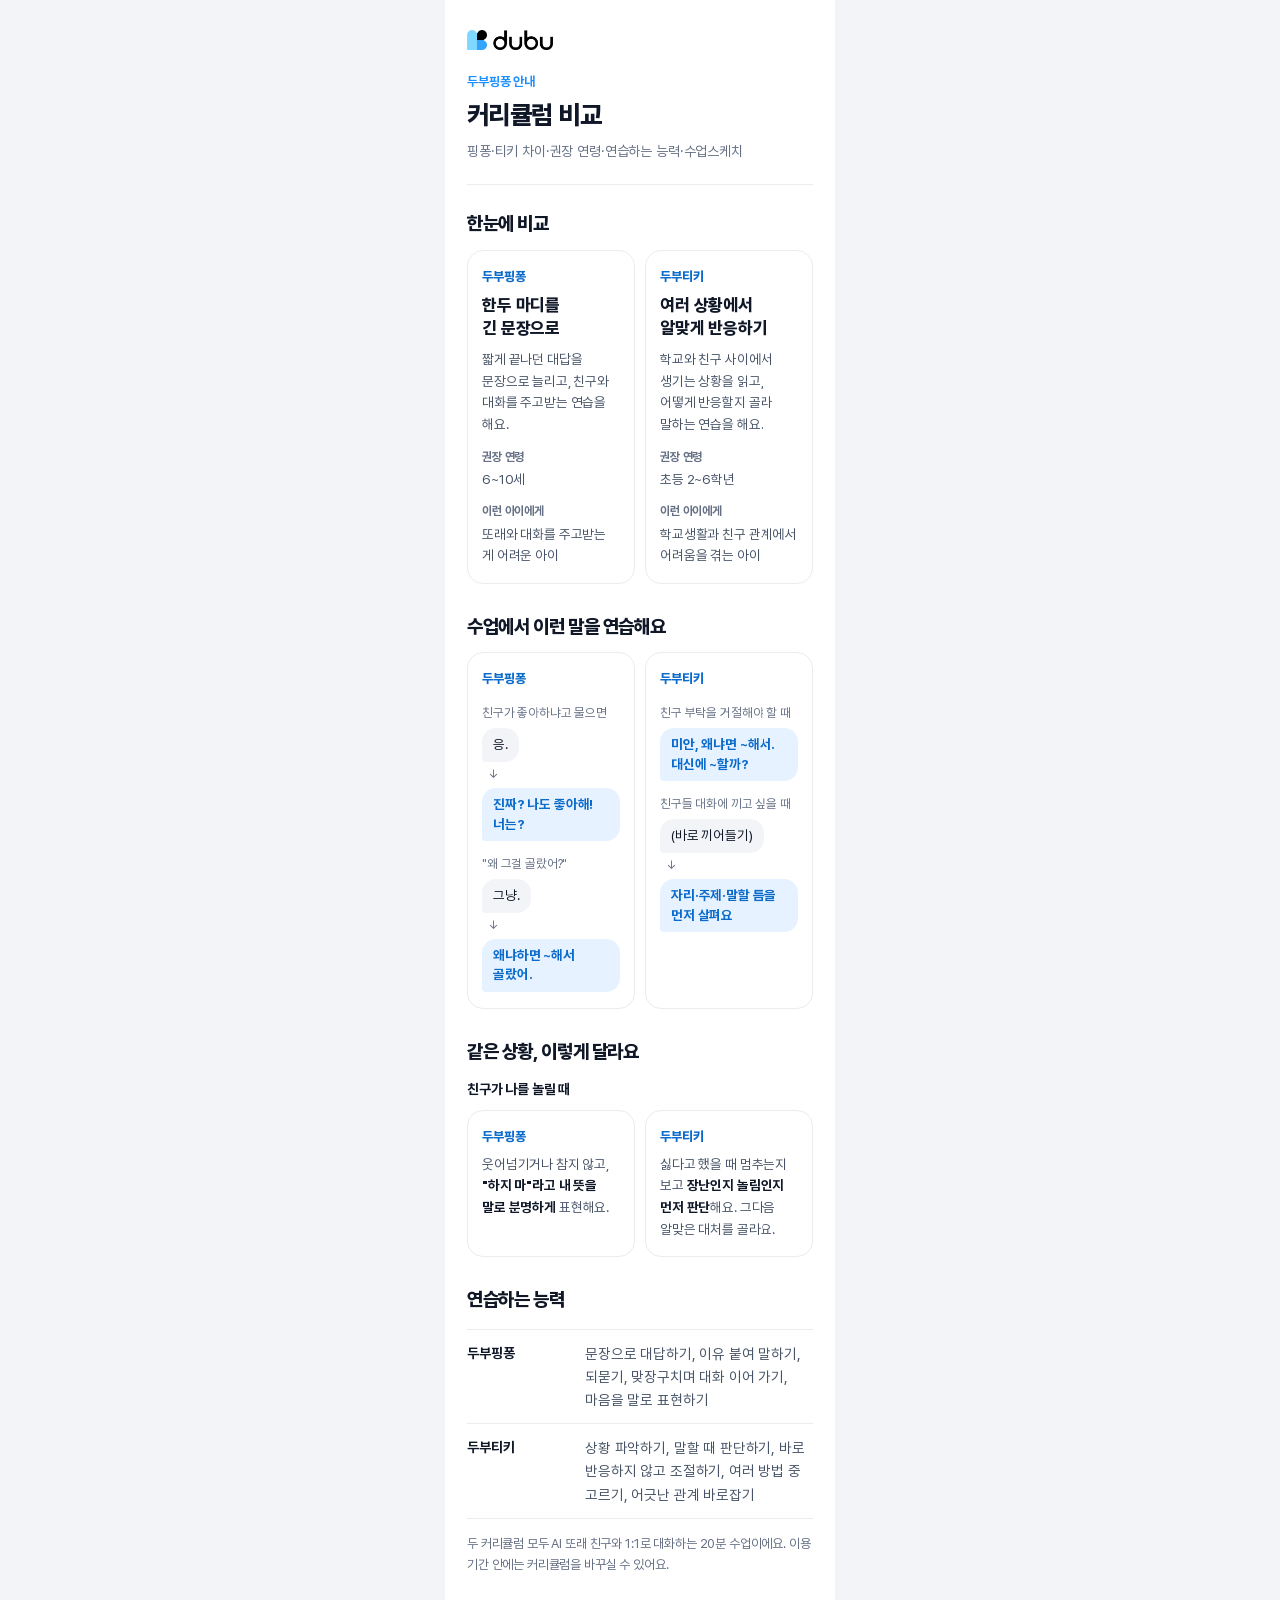
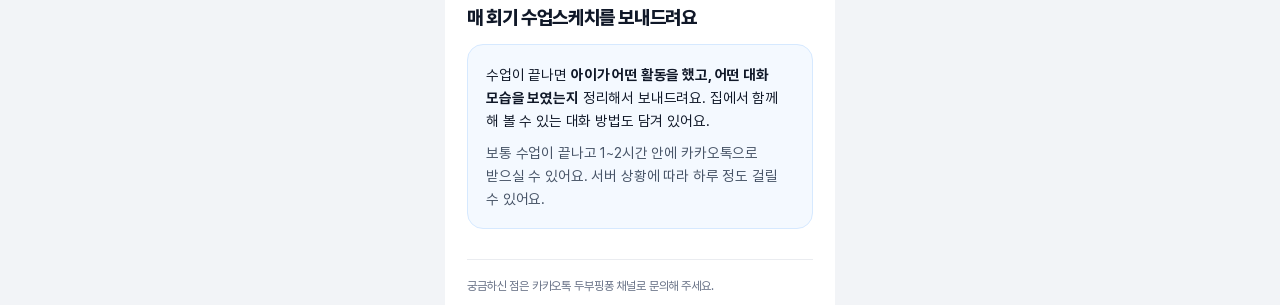
<file: curriculum.html>
<!doctype html>
<html lang="ko">
<head>
<meta charset="utf-8">
<meta name="viewport" content="width=device-width, initial-scale=1">
<title>커리큘럼 비교 | 두부핑퐁</title>
<meta property="og:title" content="커리큘럼 비교 | 두부핑퐁">
<meta property="og:description" content="핑퐁·티키 차이·권장 연령·연습하는 능력·수업스케치">

<link rel="stylesheet" href="assets/common.css">
<style>
  .two { display: grid; grid-template-columns: 1fr 1fr; gap: 10px; break-inside: avoid; }
  .two .card { padding: 16px 14px; }
  .two .card + .card { margin-top: 0; }
  .name { font-size: 13px; font-weight: 800; color: var(--blue-deep); margin-bottom: 6px; }
  .head { font-size: 17px; font-weight: 800; line-height: 1.4; color: var(--ink); }
  .two p { font-size: 13.5px; color: var(--sub); margin-top: 8px; }
  .label { display: block; font-size: 12px; font-weight: 700; color: var(--muted); margin-top: 12px; }
  .label + p { margin-top: 2px; }
  .say { margin-top: 10px; }
  .say .q { font-size: 12.5px; color: var(--muted); }
  .bubble { display: inline-block; margin-top: 4px; padding: 7px 11px; border-radius: 14px 14px 14px 4px; background: var(--gray); font-size: 13.5px; color: var(--ink); line-height: 1.45; }
  .bubble.after { background: var(--blue-soft); color: var(--blue-deep); font-weight: 700; }
  .arrow { display: block; font-size: 12px; color: var(--muted); margin: 3px 0 0 6px; }
  .scene { font-size: 14px; color: var(--ink); font-weight: 700; margin-bottom: 10px; }
</style>
</head>
<body>
<main class="doc">

  <header class="top">
    <img class="logo" src="assets/dubu-logo.png" alt="dubu">
    <p class="no">두부핑퐁 안내</p>
    <h1>커리큘럼 비교</h1>
    <p class="summary">핑퐁·티키 차이·권장 연령·연습하는 능력·수업스케치</p>
  </header>

  <section>
    <h2>한눈에 비교</h2>
    <div class="two">
      <div class="card">
        <div class="name">두부핑퐁</div>
        <div class="head">한두 마디를<br>긴 문장으로</div>
        <p>짧게 끝나던 대답을 문장으로 늘리고, 친구와 대화를 주고받는 연습을 해요.</p>
        <span class="label">권장 연령</span><p>6~10세</p>
        <span class="label">이런 아이에게</span><p>또래와 대화를 주고받는 게 어려운 아이</p>
      </div>
      <div class="card">
        <div class="name">두부티키</div>
        <div class="head">여러 상황에서<br>알맞게 반응하기</div>
        <p>학교와 친구 사이에서 생기는 상황을 읽고, 어떻게 반응할지 골라 말하는 연습을 해요.</p>
        <span class="label">권장 연령</span><p>초등 2~6학년</p>
        <span class="label">이런 아이에게</span><p>학교생활과 친구 관계에서 어려움을 겪는 아이</p>
      </div>
    </div>
  </section>

  <section>
    <h2>수업에서 이런 말을 연습해요</h2>
    <div class="two">
      <div class="card">
        <div class="name">두부핑퐁</div>
        <div class="say">
          <span class="q">친구가 좋아하냐고 물으면</span><br>
          <span class="bubble">응.</span>
          <span class="arrow">↓</span>
          <span class="bubble after">진짜? 나도 좋아해! 너는?</span>
        </div>
        <div class="say">
          <span class="q">"왜 그걸 골랐어?"</span><br>
          <span class="bubble">그냥.</span>
          <span class="arrow">↓</span>
          <span class="bubble after">왜냐하면 ~해서 골랐어.</span>
        </div>
      </div>
      <div class="card">
        <div class="name">두부티키</div>
        <div class="say">
          <span class="q">친구 부탁을 거절해야 할 때</span><br>
          <span class="bubble after">미안, 왜냐면 ~해서. 대신에 ~할까?</span>
        </div>
        <div class="say">
          <span class="q">친구들 대화에 끼고 싶을 때</span><br>
          <span class="bubble">(바로 끼어들기)</span>
          <span class="arrow">↓</span>
          <span class="bubble after">자리·주제·말할 틈을 먼저 살펴요</span>
        </div>
      </div>
    </div>
  </section>

  <section>
    <h2>같은 상황, 이렇게 달라요</h2>
    <p class="scene">친구가 나를 놀릴 때</p>
    <div class="two">
      <div class="card">
        <div class="name">두부핑퐁</div>
        <p style="margin-top:0">웃어넘기거나 참지 않고, <b style="color:var(--ink)">"하지 마"라고 내 뜻을 말로 분명하게</b> 표현해요.</p>
      </div>
      <div class="card">
        <div class="name">두부티키</div>
        <p style="margin-top:0">싫다고 했을 때 멈추는지 보고 <b style="color:var(--ink)">장난인지 놀림인지 먼저 판단</b>해요. 그다음 알맞은 대처를 골라요.</p>
      </div>
    </div>
  </section>

  <section>
    <h2>연습하는 능력</h2>
    <dl class="rows">
      <div><dt>두부핑퐁</dt><dd>문장으로 대답하기, 이유 붙여 말하기, 되묻기, 맞장구치며 대화 이어 가기, 마음을 말로 표현하기</dd></div>
      <div><dt>두부티키</dt><dd>상황 파악하기, 말할 때 판단하기, 바로 반응하지 않고 조절하기, 여러 방법 중 고르기, 어긋난 관계 바로잡기</dd></div>
    </dl>
    <p class="small mt12">두 커리큘럼 모두 AI 또래 친구와 1:1로 대화하는 20분 수업이에요. 이용 기간 안에는 커리큘럼을 바꾸실 수 있어요.</p>
  </section>

  <section>
    <h2>매 회기 수업스케치를 보내드려요</h2>
    <div class="card tint">
      <p style="color:var(--ink)">수업이 끝나면 <b>아이가 어떤 활동을 했고, 어떤 대화 모습을 보였는지</b> 정리해서 보내드려요. 집에서 함께 해 볼 수 있는 대화 방법도 담겨 있어요.</p>
      <p class="small mt8">보통 수업이 끝나고 1~2시간 안에 카카오톡으로 받으실 수 있어요. 서버 상황에 따라 하루 정도 걸릴 수 있어요.</p>
    </div>
  </section>

  <footer class="foot">
    궁금하신 점은 카카오톡 두부핑퐁 채널로 문의해 주세요.
  </footer>

</main>
</body>
</html>
</file>
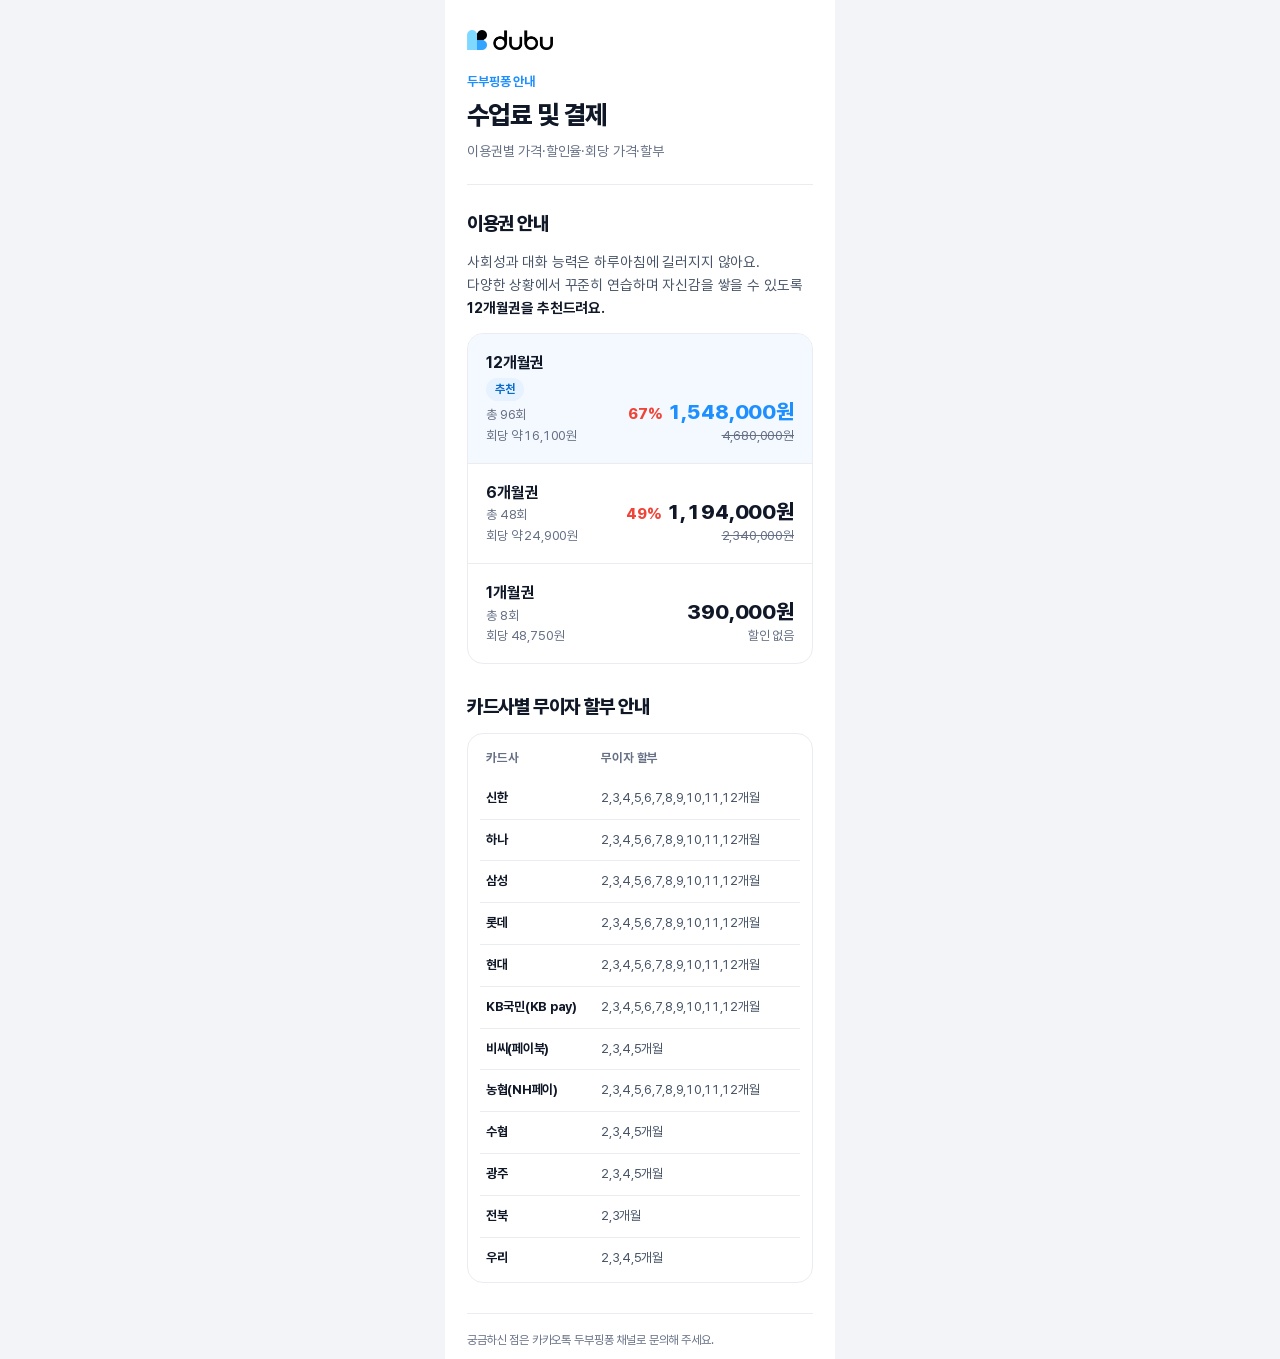
<file: fee.html>
<!doctype html>
<html lang="ko">
<head>
<meta charset="utf-8">
<meta name="viewport" content="width=device-width, initial-scale=1">
<title>수업료 및 결제 | 두부핑퐁</title>
<meta property="og:title" content="수업료 및 결제 | 두부핑퐁">
<meta property="og:description" content="이용권별 가격·할인율·회당 가격·할부">

<link rel="stylesheet" href="assets/common.css">
<style>.install td{font-size:13px;letter-spacing:-0.02em}.install td:first-child{white-space:nowrap}</style>
</head>
<body>
<main class="doc">

  <header class="top">
    <img class="logo" src="assets/dubu-logo.png" alt="dubu">
    <p class="no">두부핑퐁 안내</p>
    <h1>수업료 및 결제</h1>
    <p class="summary">이용권별 가격·할인율·회당 가격·할부</p>
  </header>

  <section>
    <h2>이용권 안내</h2>
    <p class="lede">사회성과 대화 능력은 하루아침에 길러지지 않아요.<br>다양한 상황에서 꾸준히 연습하며 자신감을 쌓을 수 있도록 <b style="color:var(--ink)">12개월권을 추천드려요.</b></p>

    <div class="passes">
      <div class="pass best">
        <div>
          <div class="name">12개월권</div>
          <span class="badge" style="margin:2px 0 4px">추천</span>
          <div class="meta num">총 96회<br>회당 약 16,100원</div>
        </div>
        <div class="price">
          <span class="rate num">67%</span><span class="big num">1,548,000원</span>
          <span class="unit num"><s>4,680,000원</s></span>
        </div>
      </div>
      <div class="pass">
        <div>
          <div class="name">6개월권</div>
          <div class="meta num">총 48회<br>회당 약 24,900원</div>
        </div>
        <div class="price">
          <span class="rate num">49%</span><span class="big num">1,194,000원</span>
          <span class="unit num"><s>2,340,000원</s></span>
        </div>
      </div>
      <div class="pass">
        <div>
          <div class="name">1개월권</div>
          <div class="meta num">총 8회<br>회당 48,750원</div>
        </div>
        <div class="price">
          <span class="big num">390,000원</span>
          <span class="unit">할인 없음</span>
        </div>
      </div>
    </div>

  </section>

  <section>
    <h2>카드사별 무이자 할부 안내</h2>
    <div class="table-wrap">
      <table class="install">
        <colgroup><col style="width:36%"><col style="width:64%"></colgroup>
        <thead><tr><th>카드사</th><th>무이자 할부</th></tr></thead>
        <tbody>
          <tr><td>신한</td><td>2,3,4,5,6,7,8,9,10,11,12개월</td></tr>
          <tr><td>하나</td><td>2,3,4,5,6,7,8,9,10,11,12개월</td></tr>
          <tr><td>삼성</td><td>2,3,4,5,6,7,8,9,10,11,12개월</td></tr>
          <tr><td>롯데</td><td>2,3,4,5,6,7,8,9,10,11,12개월</td></tr>
          <tr><td>현대</td><td>2,3,4,5,6,7,8,9,10,11,12개월</td></tr>
          <tr><td>KB국민(KB pay)</td><td>2,3,4,5,6,7,8,9,10,11,12개월</td></tr>
          <tr><td>비씨(페이북)</td><td>2,3,4,5개월</td></tr>
          <tr><td>농협(NH페이)</td><td>2,3,4,5,6,7,8,9,10,11,12개월</td></tr>
          <tr><td>수협</td><td>2,3,4,5개월</td></tr>
          <tr><td>광주</td><td>2,3,4,5개월</td></tr>
          <tr><td>전북</td><td>2,3개월</td></tr>
          <tr><td>우리</td><td>2,3,4,5개월</td></tr>
        </tbody>
      </table>
    </div>
  </section>

  <footer class="foot">
    궁금하신 점은 카카오톡 두부핑퐁 채널로 문의해 주세요.
  </footer>

</main>
</body>
</html>
</file>
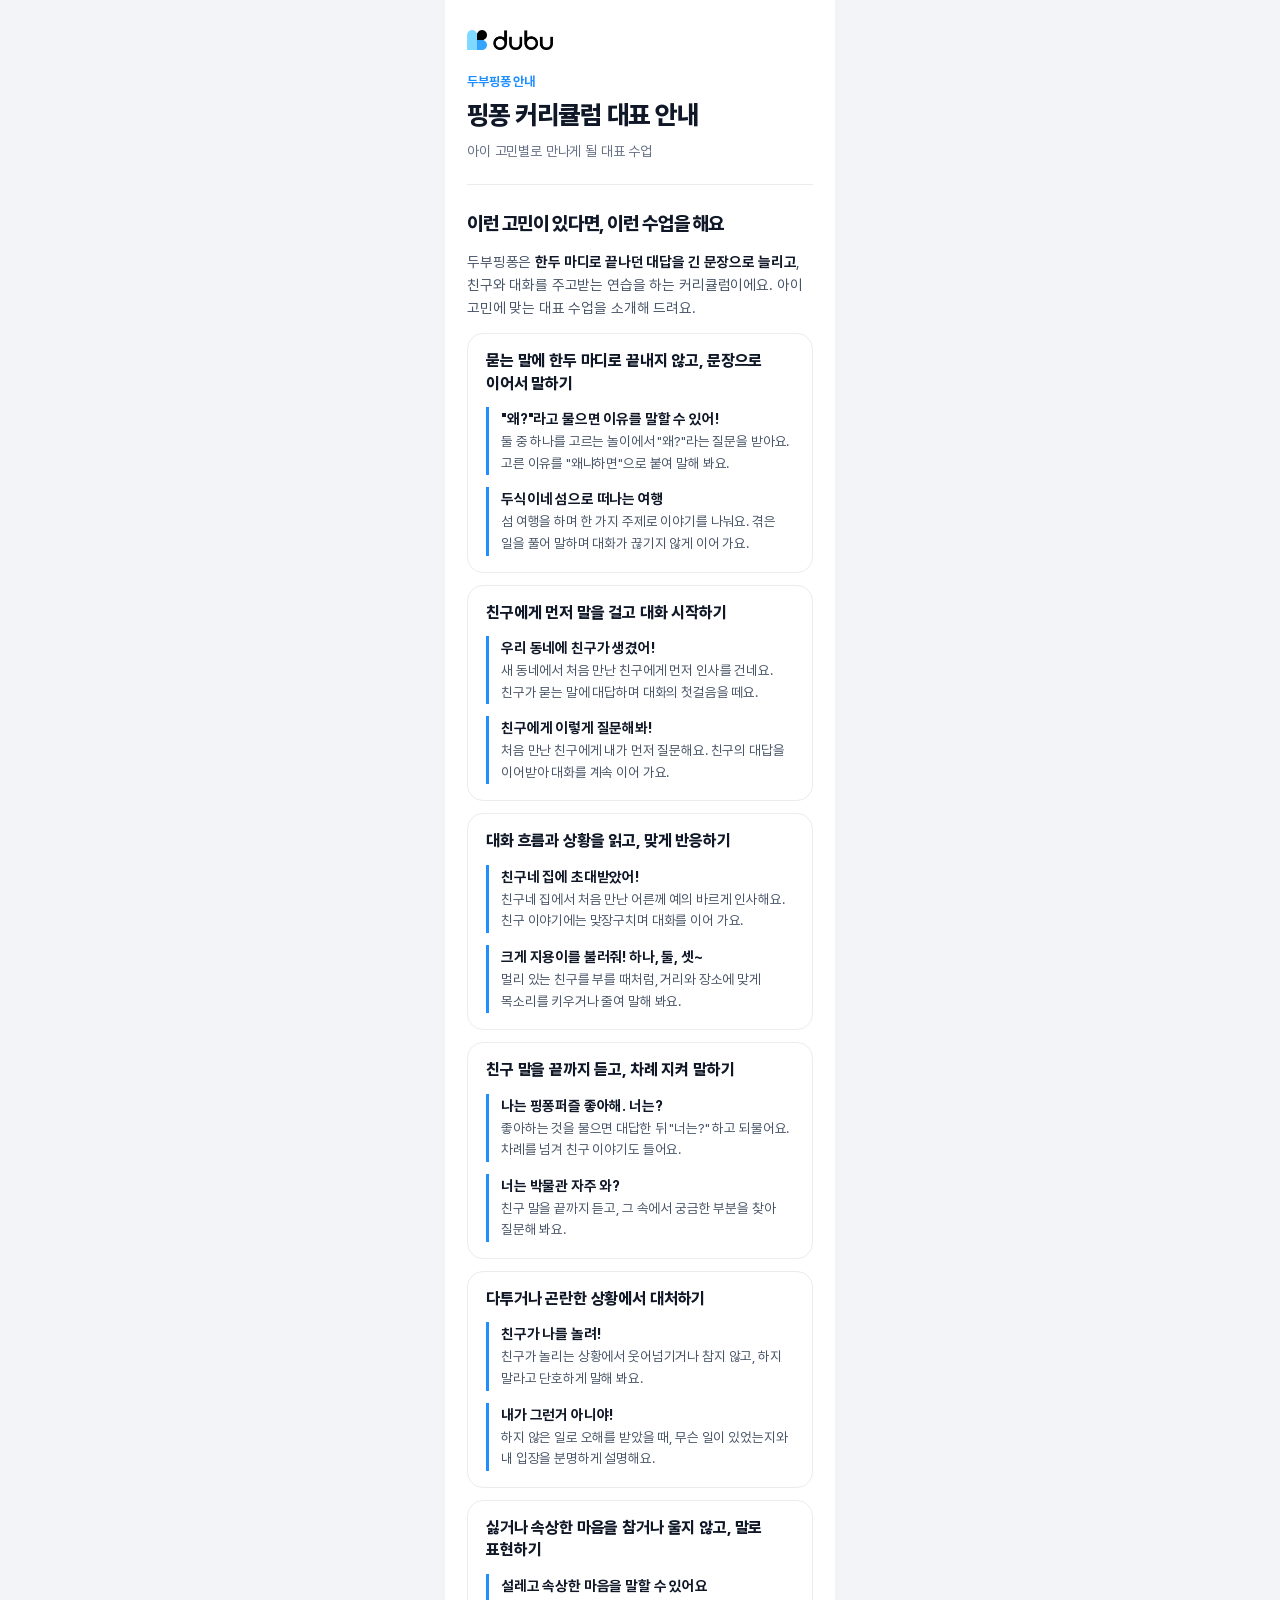
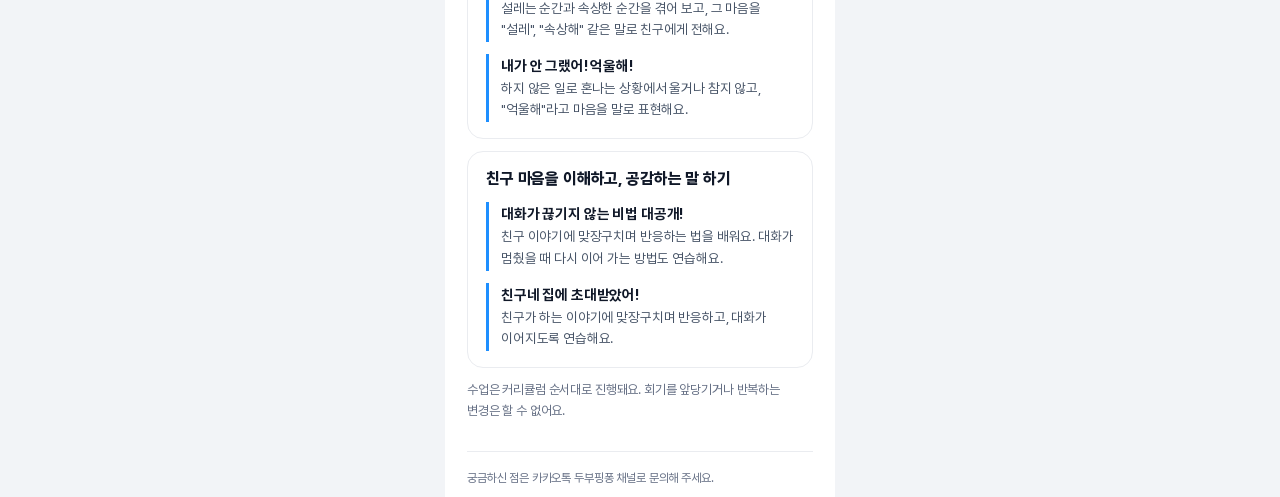
<file: pingpong.html>
<!doctype html>
<html lang="ko">
<head>
<meta charset="utf-8">
<meta name="viewport" content="width=device-width, initial-scale=1">
<title>핑퐁 커리큘럼 대표 안내 | 두부핑퐁</title>
<meta property="og:title" content="핑퐁 커리큘럼 대표 안내 | 두부핑퐁">
<meta property="og:description" content="아이 고민별로 만나게 될 대표 수업">

<link rel="stylesheet" href="assets/common.css">
<style>
  .worry { border: 1px solid var(--line); border-radius: 16px; padding: 16px 18px; break-inside: avoid; }
  .worry + .worry { margin-top: 12px; }
  .worry h3 { margin: 0 0 12px; font-size: 16px; font-weight: 800; line-height: 1.4; }
  .lesson { border-left: 3px solid var(--blue); padding: 1px 0 1px 12px; }
  .lesson + .lesson { margin-top: 12px; }
  .lesson .t { font-size: 14.5px; font-weight: 700; color: var(--ink); line-height: 1.45; }
  .lesson p { font-size: 13.5px; color: var(--sub); margin-top: 2px; }
</style>
</head>
<body>
<main class="doc">

  <header class="top">
    <img class="logo" src="assets/dubu-logo.png" alt="dubu">
    <p class="no">두부핑퐁 안내</p>
    <h1>핑퐁 커리큘럼 대표 안내</h1>
    <p class="summary">아이 고민별로 만나게 될 대표 수업</p>
  </header>

  <section>
    <h2>이런 고민이 있다면, 이런 수업을 해요</h2>
    <p class="lede">두부핑퐁은 <b style="color:var(--ink)">한두 마디로 끝나던 대답을 긴 문장으로 늘리고</b>, 친구와 대화를 주고받는 연습을 하는 커리큘럼이에요. 아이 고민에 맞는 대표 수업을 소개해 드려요.</p>

    <div class="worry">
      <h3>묻는 말에 한두 마디로 끝내지 않고, 문장으로 이어서 말하기</h3>
      <div class="lesson">
        <div class="t">"왜?"라고 물으면 이유를 말할 수 있어!</div>
        <p>둘 중 하나를 고르는 놀이에서 "왜?"라는 질문을 받아요. 고른 이유를 "왜냐하면"으로 붙여 말해 봐요.</p>
      </div>
      <div class="lesson">
        <div class="t">두식이네 섬으로 떠나는 여행</div>
        <p>섬 여행을 하며 한 가지 주제로 이야기를 나눠요. 겪은 일을 풀어 말하며 대화가 끊기지 않게 이어 가요.</p>
      </div>
    </div>

    <div class="worry">
      <h3>친구에게 먼저 말을 걸고 대화 시작하기</h3>
      <div class="lesson">
        <div class="t">우리 동네에 친구가 생겼어!</div>
        <p>새 동네에서 처음 만난 친구에게 먼저 인사를 건네요. 친구가 묻는 말에 대답하며 대화의 첫걸음을 떼요.</p>
      </div>
      <div class="lesson">
        <div class="t">친구에게 이렇게 질문해봐!</div>
        <p>처음 만난 친구에게 내가 먼저 질문해요. 친구의 대답을 이어받아 대화를 계속 이어 가요.</p>
      </div>
    </div>

    <div class="worry">
      <h3>대화 흐름과 상황을 읽고, 맞게 반응하기</h3>
      <div class="lesson">
        <div class="t">친구네 집에 초대받았어!</div>
        <p>친구네 집에서 처음 만난 어른께 예의 바르게 인사해요. 친구 이야기에는 맞장구치며 대화를 이어 가요.</p>
      </div>
      <div class="lesson">
        <div class="t">크게 지용이를 불러줘! 하나, 둘, 셋~</div>
        <p>멀리 있는 친구를 부를 때처럼, 거리와 장소에 맞게 목소리를 키우거나 줄여 말해 봐요.</p>
      </div>
    </div>

    <div class="worry">
      <h3>친구 말을 끝까지 듣고, 차례 지켜 말하기</h3>
      <div class="lesson">
        <div class="t">나는 핑퐁퍼즐 좋아해. 너는?</div>
        <p>좋아하는 것을 물으면 대답한 뒤 "너는?" 하고 되물어요. 차례를 넘겨 친구 이야기도 들어요.</p>
      </div>
      <div class="lesson">
        <div class="t">너는 박물관 자주 와?</div>
        <p>친구 말을 끝까지 듣고, 그 속에서 궁금한 부분을 찾아 질문해 봐요.</p>
      </div>
    </div>

    <div class="worry">
      <h3>다투거나 곤란한 상황에서 대처하기</h3>
      <div class="lesson">
        <div class="t">친구가 나를 놀려!</div>
        <p>친구가 놀리는 상황에서 웃어넘기거나 참지 않고, 하지 말라고 단호하게 말해 봐요.</p>
      </div>
      <div class="lesson">
        <div class="t">내가 그런거 아니야!</div>
        <p>하지 않은 일로 오해를 받았을 때, 무슨 일이 있었는지와 내 입장을 분명하게 설명해요.</p>
      </div>
    </div>

    <div class="worry">
      <h3>싫거나 속상한 마음을 참거나 울지 않고, 말로 표현하기</h3>
      <div class="lesson">
        <div class="t">설레고 속상한 마음을 말할 수 있어요</div>
        <p>설레는 순간과 속상한 순간을 겪어 보고, 그 마음을 "설레", "속상해" 같은 말로 친구에게 전해요.</p>
      </div>
      <div class="lesson">
        <div class="t">내가 안 그랬어! 억울해!</div>
        <p>하지 않은 일로 혼나는 상황에서 울거나 참지 않고, "억울해"라고 마음을 말로 표현해요.</p>
      </div>
    </div>

    <div class="worry">
      <h3>친구 마음을 이해하고, 공감하는 말 하기</h3>
      <div class="lesson">
        <div class="t">대화가 끊기지 않는 비법 대공개!</div>
        <p>친구 이야기에 맞장구치며 반응하는 법을 배워요. 대화가 멈췄을 때 다시 이어 가는 방법도 연습해요.</p>
      </div>
      <div class="lesson">
        <div class="t">친구네 집에 초대받았어!</div>
        <p>친구가 하는 이야기에 맞장구치며 반응하고, 대화가 이어지도록 연습해요.</p>
      </div>
    </div>

    <p class="small mt12">수업은 커리큘럼 순서대로 진행돼요. 회기를 앞당기거나 반복하는 변경은 할 수 없어요.</p>
  </section>

  <footer class="foot">
    궁금하신 점은 카카오톡 두부핑퐁 채널로 문의해 주세요.
  </footer>

</main>
</body>
</html>
</file>
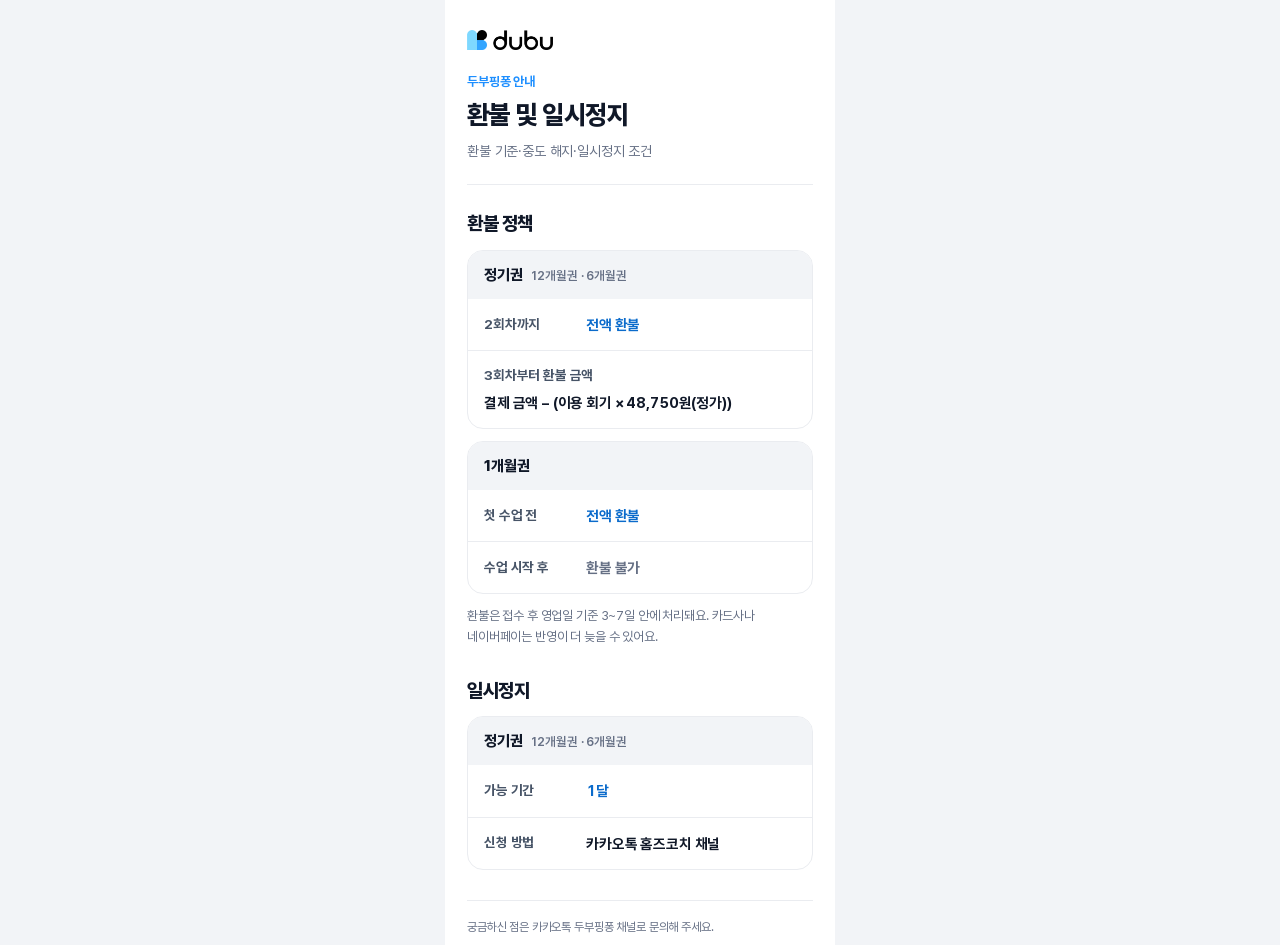
<file: refund.html>
<!doctype html>
<html lang="ko">
<head>
<meta charset="utf-8">
<meta name="viewport" content="width=device-width, initial-scale=1">
<title>환불 및 일시정지 | 두부핑퐁</title>
<meta property="og:title" content="환불 및 일시정지 | 두부핑퐁">
<meta property="og:description" content="환불 기준·중도 해지·일시정지 조건">

<link rel="stylesheet" href="assets/common.css">
<style>
.rf{border:1px solid var(--line);border-radius:16px;overflow:hidden;break-inside:avoid}
.rf+.rf{margin-top:12px}
.rf-h{padding:12px 16px;background:var(--gray);font-size:15px;font-weight:800;color:var(--ink)}
.rf-h span{font-size:12.5px;font-weight:600;color:var(--muted);margin-left:6px}
.rf-row{display:grid;grid-template-columns:92px minmax(0,1fr);gap:10px;align-items:center;padding:14px 16px}
.rf-row+.rf-row{border-top:1px solid var(--line)}
.rf .when{font-size:13.5px;font-weight:700;color:var(--sub)}
.rf .what{font-size:14.5px;font-weight:700;color:var(--ink);font-variant-numeric:tabular-nums}
.rf .what b{color:var(--ink)}
.rf .what.big{color:var(--blue-deep)}
.rf .what.muted{color:var(--muted)}
.rf .what{white-space:nowrap}
.rf-row.stack{grid-template-columns:1fr;gap:4px}
.rf .what.normal{font-weight:400;color:var(--sub)}
.rf .lab{display:block;font-size:12px;font-weight:600;color:var(--muted);margin-bottom:2px}
</style>
</head>
<body>
<main class="doc">

  <header class="top">
    <img class="logo" src="assets/dubu-logo.png" alt="dubu">
    <p class="no">두부핑퐁 안내</p>
    <h1>환불 및 일시정지</h1>
    <p class="summary">환불 기준·중도 해지·일시정지 조건</p>
  </header>

  <section>
    <h2>환불 정책</h2>

    <div class="rf">
      <div class="rf-h">정기권 <span>12개월권 · 6개월권</span></div>
      <div class="rf-row">
        <div class="when">2회차까지</div>
        <div class="what big">전액 환불</div>
      </div>
      <div class="rf-row stack">
        <div class="when">3회차부터 환불 금액</div>
        <div class="what">결제 금액 − (이용 회기 × 48,750원(정가))</div>
      </div>
    </div>

    <div class="rf">
      <div class="rf-h">1개월권</div>
      <div class="rf-row">
        <div class="when">첫 수업 전</div>
        <div class="what big">전액 환불</div>
      </div>
      <div class="rf-row">
        <div class="when">수업 시작 후</div>
        <div class="what muted">환불 불가</div>
      </div>
    </div>

    <p class="small mt12">환불은 접수 후 영업일 기준 3~7일 안에 처리돼요. 카드사나 네이버페이는 반영이 더 늦을 수 있어요.</p>
  </section>

  <section>
    <h2>일시정지</h2>
    <div class="rf">
      <div class="rf-h">정기권 <span>12개월권 · 6개월권</span></div>
      <div class="rf-row">
        <div class="when">가능 기간</div>
        <div class="what big">1달</div>
      </div>
      <div class="rf-row">
        <div class="when">신청 방법</div>
        <div class="what">카카오톡 홈즈코치 채널</div>
      </div>
    </div>
  </section>

  <footer class="foot">
    궁금하신 점은 카카오톡 두부핑퐁 채널로 문의해 주세요.
  </footer>

</main>
</body>
</html>
</file>
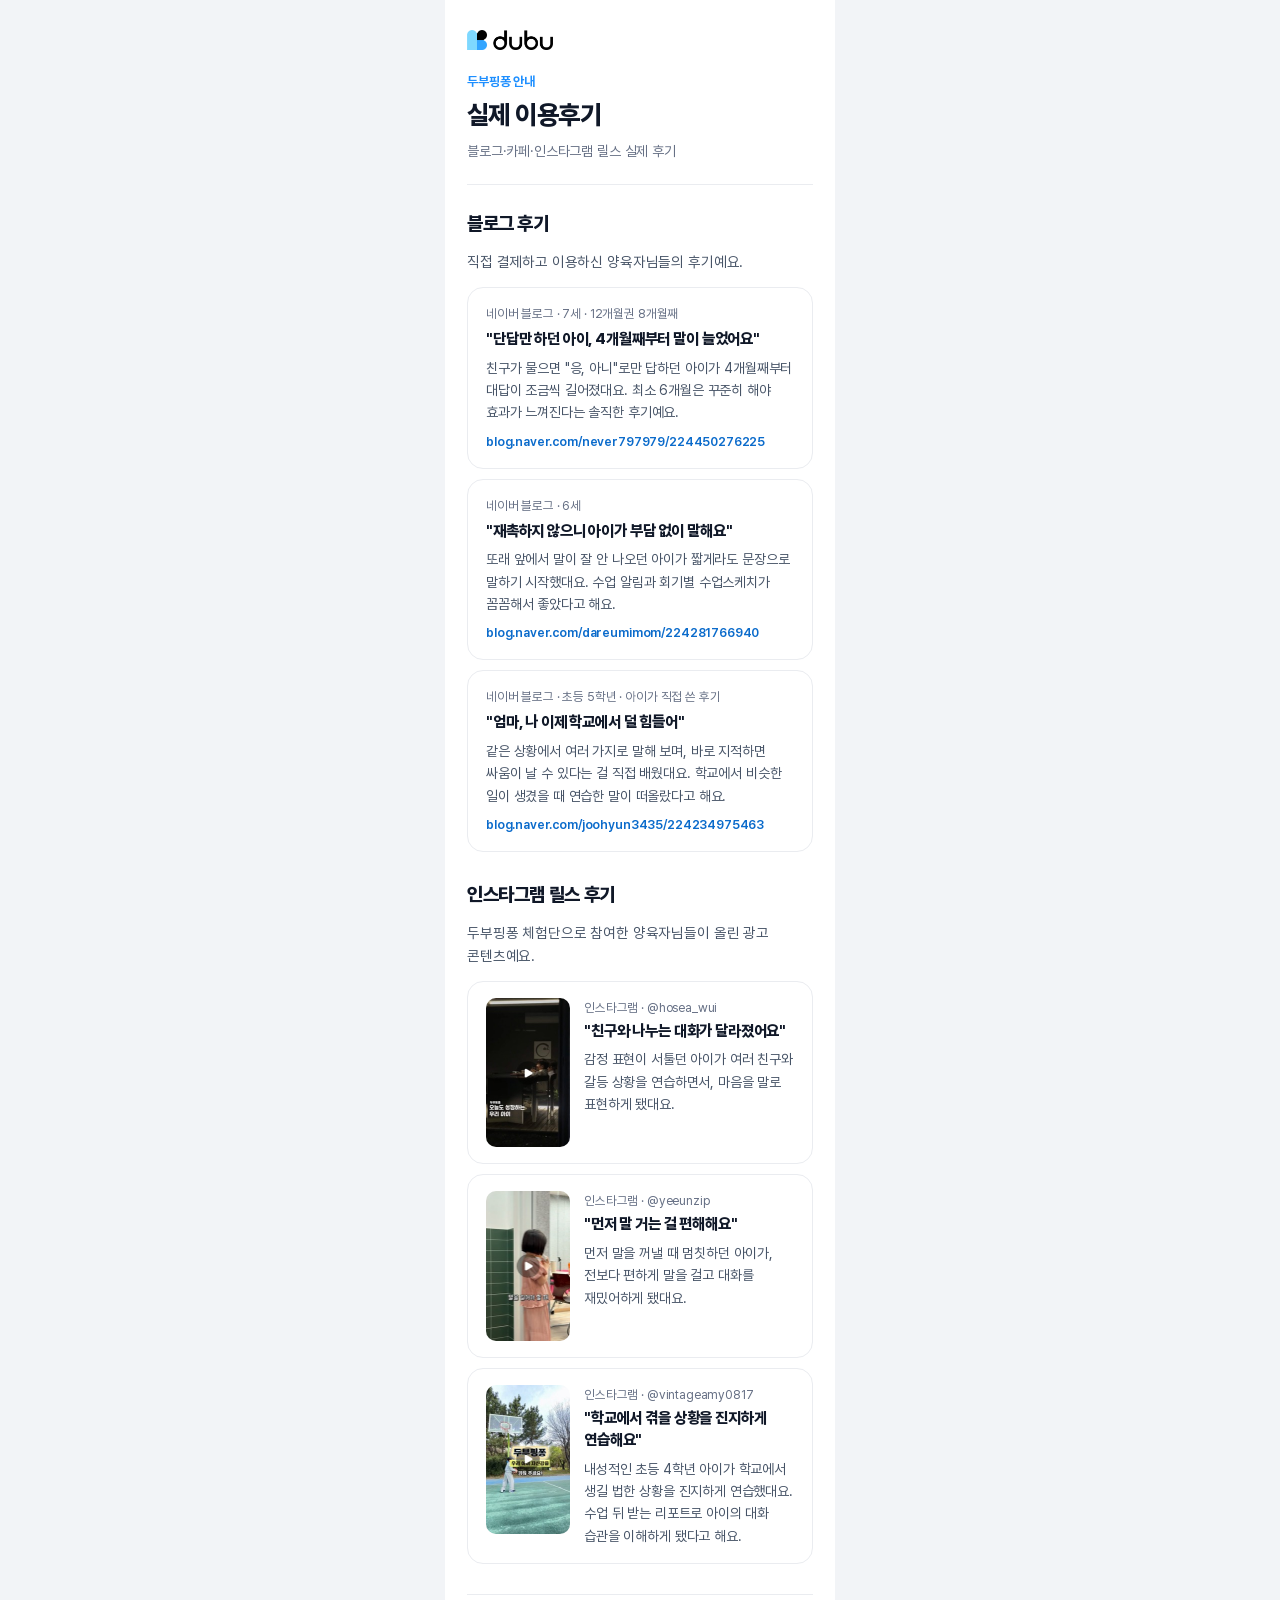
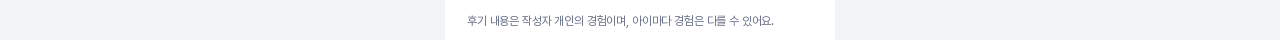
<file: reviews.html>
<!doctype html>
<html lang="ko">
<head>
<meta charset="utf-8">
<meta name="viewport" content="width=device-width, initial-scale=1">
<title>실제 이용후기 | 두부핑퐁</title>
<meta property="og:title" content="실제 이용후기 | 두부핑퐁">
<meta property="og:description" content="블로그·카페·인스타그램 릴스 실제 후기">

<link rel="stylesheet" href="assets/common.css">
<style>
  .review { border: 1px solid var(--line); border-radius: 16px; padding: 16px 18px; break-inside: avoid; }
  .review + .review { margin-top: 10px; }
  .review .src { font-size: 12.5px; color: var(--muted); }
  .review .t { font-size: 15.5px; font-weight: 800; color: var(--ink); line-height: 1.45; margin: 4px 0 6px; }
  .review p { font-size: 14px; color: var(--sub); }
  .review .link { display: block; margin-top: 8px; font-size: 12.5px; font-weight: 600; color: var(--blue-deep); word-break: break-all; }
  .reel { display: grid; grid-template-columns: 84px minmax(0, 1fr); gap: 14px; align-items: start; }
  .reel .thumb { border-radius: 10px; overflow: hidden; aspect-ratio: 9 / 16; background: var(--gray); }
  .reel .thumb img { width: 100%; height: 100%; object-fit: cover; display: block; }
  .reel .t { margin-top: 2px; }
</style>
</head>
<body>
<main class="doc">

  <header class="top">
    <img class="logo" src="assets/dubu-logo.png" alt="dubu">
    <p class="no">두부핑퐁 안내</p>
    <h1>실제 이용후기</h1>
    <p class="summary">블로그·카페·인스타그램 릴스 실제 후기</p>
  </header>

  <section>
    <h2>블로그 후기</h2>
    <p class="lede">직접 결제하고 이용하신 양육자님들의 후기예요.</p>

    <div class="review">
      <div class="src">네이버 블로그 · 7세 · 12개월권 8개월째</div>
      <div class="t">"단답만 하던 아이, 4개월째부터 말이 늘었어요"</div>
      <p>친구가 물으면 "응, 아니"로만 답하던 아이가 4개월째부터 대답이 조금씩 길어졌대요. 최소 6개월은 꾸준히 해야 효과가 느껴진다는 솔직한 후기예요.</p>
      <a class="link" href="https://blog.naver.com/never797979/224450276225">blog.naver.com/never797979/224450276225</a>
    </div>
    <div class="review">
      <div class="src">네이버 블로그 · 6세</div>
      <div class="t">"재촉하지 않으니 아이가 부담 없이 말해요"</div>
      <p>또래 앞에서 말이 잘 안 나오던 아이가 짧게라도 문장으로 말하기 시작했대요. 수업 알림과 회기별 수업스케치가 꼼꼼해서 좋았다고 해요.</p>
      <a class="link" href="https://blog.naver.com/dareumimom/224281766940">blog.naver.com/dareumimom/224281766940</a>
    </div>
    <div class="review">
      <div class="src">네이버 블로그 · 초등 5학년 · 아이가 직접 쓴 후기</div>
      <div class="t">"엄마, 나 이제 학교에서 덜 힘들어"</div>
      <p>같은 상황에서 여러 가지로 말해 보며, 바로 지적하면 싸움이 날 수 있다는 걸 직접 배웠대요. 학교에서 비슷한 일이 생겼을 때 연습한 말이 떠올랐다고 해요.</p>
      <a class="link" href="https://blog.naver.com/joohyun3435/224234975463">blog.naver.com/joohyun3435/224234975463</a>
    </div>
  </section>

  <section>
    <h2>인스타그램 릴스 후기</h2>
    <p class="lede">두부핑퐁 체험단으로 참여한 양육자님들이 올린 광고 콘텐츠예요.</p>

    <div class="review reel">
      <div class="thumb"><img src="assets/reviews/hosea_wui.jpg" alt="릴스 썸네일"></div>
      <div>
        <div class="src">인스타그램 · @hosea_wui</div>
        <div class="t">"친구와 나누는 대화가 달라졌어요"</div>
        <p>감정 표현이 서툴던 아이가 여러 친구와 갈등 상황을 연습하면서, 마음을 말로 표현하게 됐대요.</p>
      </div>
    </div>
    <div class="review reel">
      <div class="thumb"><img src="assets/reviews/yeeunzip.jpg" alt="릴스 썸네일"></div>
      <div>
        <div class="src">인스타그램 · @yeeunzip</div>
        <div class="t">"먼저 말 거는 걸 편해해요"</div>
        <p>먼저 말을 꺼낼 때 멈칫하던 아이가, 전보다 편하게 말을 걸고 대화를 재밌어하게 됐대요.</p>
      </div>
    </div>
    <div class="review reel">
      <div class="thumb"><img src="assets/reviews/vintageamy0817.jpg" alt="릴스 썸네일"></div>
      <div>
        <div class="src">인스타그램 · @vintageamy0817</div>
        <div class="t">"학교에서 겪을 상황을 진지하게 연습해요"</div>
        <p>내성적인 초등 4학년 아이가 학교에서 생길 법한 상황을 진지하게 연습했대요. 수업 뒤 받는 리포트로 아이의 대화 습관을 이해하게 됐다고 해요.</p>
      </div>
    </div>
  </section>

  <footer class="foot">
    후기 내용은 작성자 개인의 경험이며, 아이마다 경험은 다를 수 있어요.
  </footer>

</main>
</body>
</html>
</file>
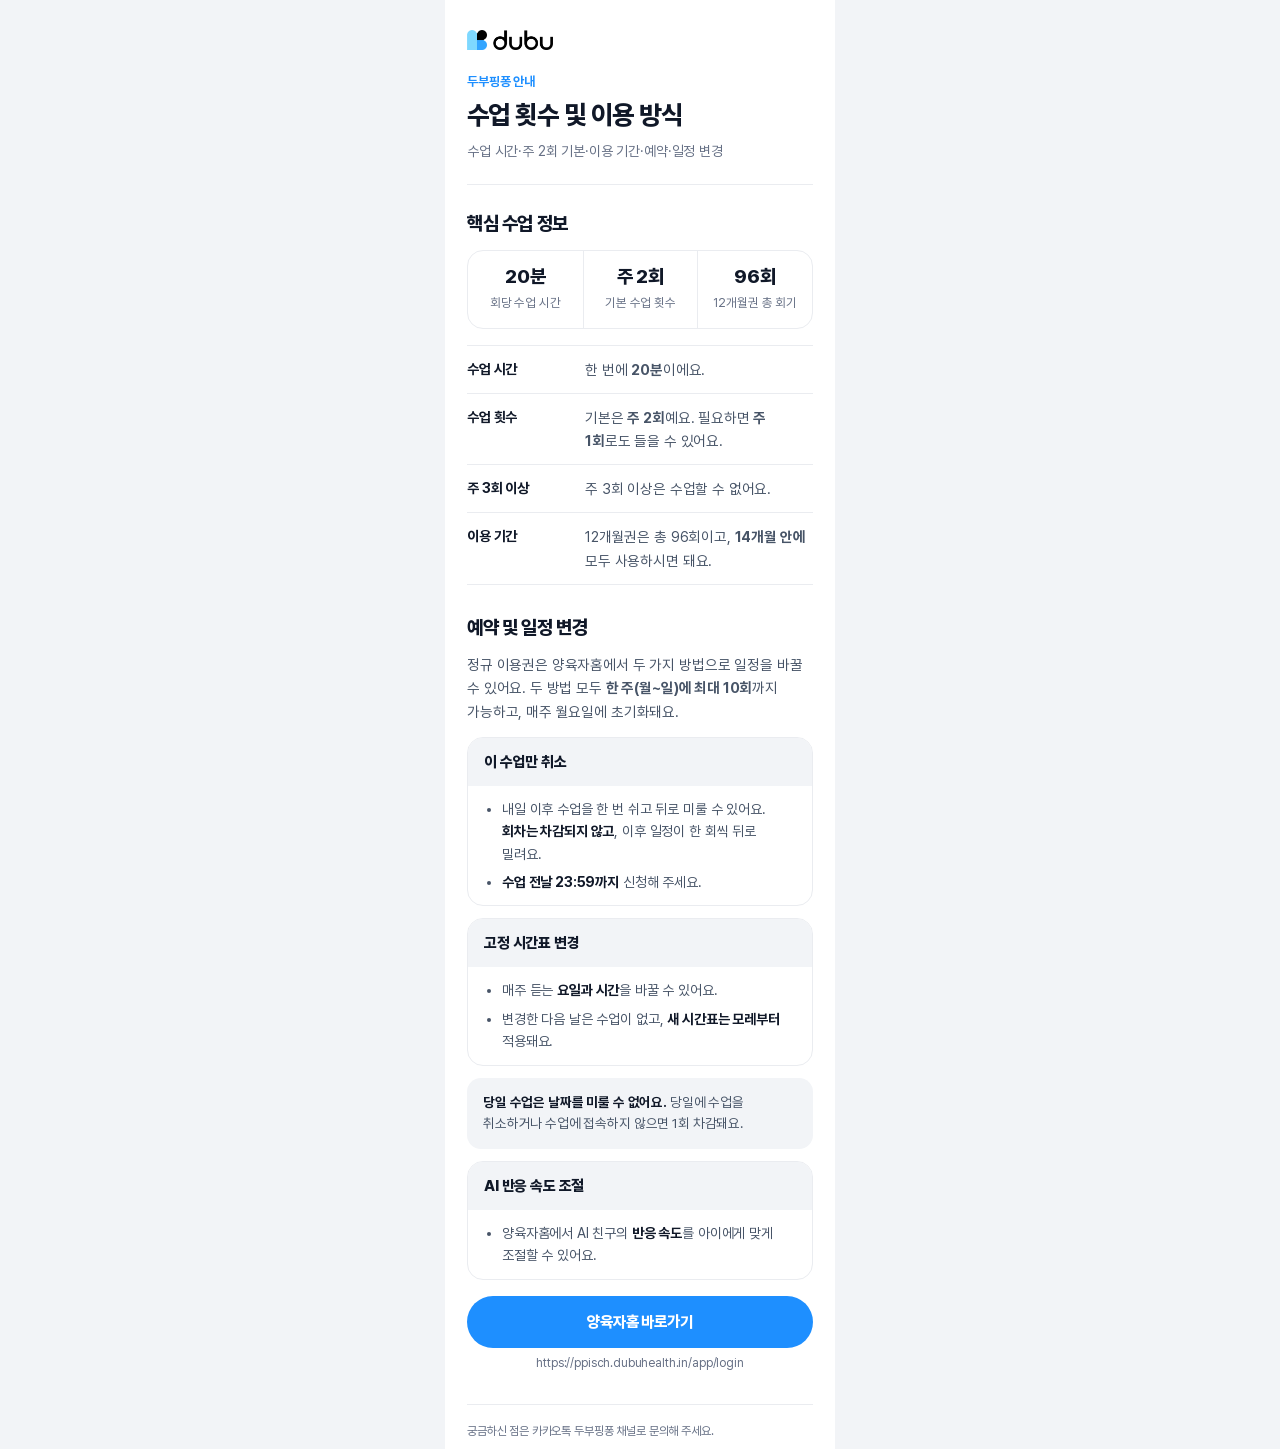
<file: schedule.html>
<!doctype html>
<html lang="ko">
<head>
<meta charset="utf-8">
<meta name="viewport" content="width=device-width, initial-scale=1">
<title>수업 횟수 및 이용 방식 | 두부핑퐁</title>
<meta property="og:title" content="수업 횟수 및 이용 방식 | 두부핑퐁">
<meta property="og:description" content="수업 시간·주 2회 기본·이용 기간·예약·일정 변경">

<link rel="stylesheet" href="assets/common.css">
<style>
.chg{border:1px solid var(--line);border-radius:16px;overflow:hidden;break-inside:avoid}
.chg+.chg{margin-top:12px}
.chg-h{padding:12px 16px;background:var(--gray);font-size:15px;font-weight:800;color:var(--ink)}
.chg ul{margin:0;padding:12px 16px 12px 34px;list-style:disc}
.chg li{font-size:14px;color:var(--sub);line-height:1.6}
.chg li+li{margin-top:6px}
.chg li b{color:var(--ink)}
</style>
</head>
<body>
<main class="doc">

  <header class="top">
    <img class="logo" src="assets/dubu-logo.png" alt="dubu">
    <p class="no">두부핑퐁 안내</p>
    <h1>수업 횟수 및 이용 방식</h1>
    <p class="summary">수업 시간·주 2회 기본·이용 기간·예약·일정 변경</p>
  </header>

  <section>
    <h2>핵심 수업 정보</h2>
    <div class="facts">
      <div><b class="num">20분</b><span>회당 수업 시간</span></div>
      <div><b>주 2회</b><span>기본 수업 횟수</span></div>
      <div><b class="num">96회</b><span>12개월권 총 회기</span></div>
    </div>

    <dl class="rows mt16">
      <div><dt>수업 시간</dt><dd>한 번에 <b>20분</b>이에요.</dd></div>
      <div><dt>수업 횟수</dt><dd>기본은 <b>주 2회</b>예요. 필요하면 <b>주 1회</b>로도 들을 수 있어요.</dd></div>
      <div><dt>주 3회 이상</dt><dd>주 3회 이상은 수업할 수 없어요.</dd></div>
      <div><dt>이용 기간</dt><dd>12개월권은 총 96회이고, <b>14개월 안에</b> 모두 사용하시면 돼요.</dd></div>
    </dl>
  </section>

  <section>
    <h2>예약 및 일정 변경</h2>
    <p class="lede">정규 이용권은 양육자홈에서 두 가지 방법으로 일정을 바꿀 수 있어요. 두 방법 모두 <b>한 주(월~일)에 최대 10회</b>까지 가능하고, 매주 월요일에 초기화돼요.</p>

    <div class="chg">
      <div class="chg-h">이 수업만 취소</div>
      <ul>
        <li>내일 이후 수업을 한 번 쉬고 뒤로 미룰 수 있어요. <b>회차는 차감되지 않고</b>, 이후 일정이 한 회씩 뒤로 밀려요.</li>
        <li><b>수업 전날 23:59까지</b> 신청해 주세요.</li>
      </ul>
    </div>
    <div class="chg">
      <div class="chg-h">고정 시간표 변경</div>
      <ul>
        <li>매주 듣는 <b>요일과 시간</b>을 바꿀 수 있어요.</li>
        <li>변경한 다음 날은 수업이 없고, <b>새 시간표는 모레부터</b> 적용돼요.</li>
      </ul>
    </div>

    <div class="note mt12">
      <b>당일 수업은 날짜를 미룰 수 없어요.</b> 당일에 수업을 취소하거나 수업에 접속하지 않으면 1회 차감돼요.
    </div>

    <div class="chg mt12">
      <div class="chg-h">AI 반응 속도 조절</div>
      <ul>
        <li>양육자홈에서 AI 친구의 <b>반응 속도</b>를 아이에게 맞게 조절할 수 있어요.</li>
      </ul>
    </div>

    <a class="btn mt16" href="https://ppisch.dubuhealth.in/app/login">양육자홈 바로가기</a>
    <a class="url" href="https://ppisch.dubuhealth.in/app/login">https://ppisch.dubuhealth.in/app/login</a>
  </section>

  <footer class="foot">
    궁금하신 점은 카카오톡 두부핑퐁 채널로 문의해 주세요.
  </footer>

</main>
</body>
</html>
</file>
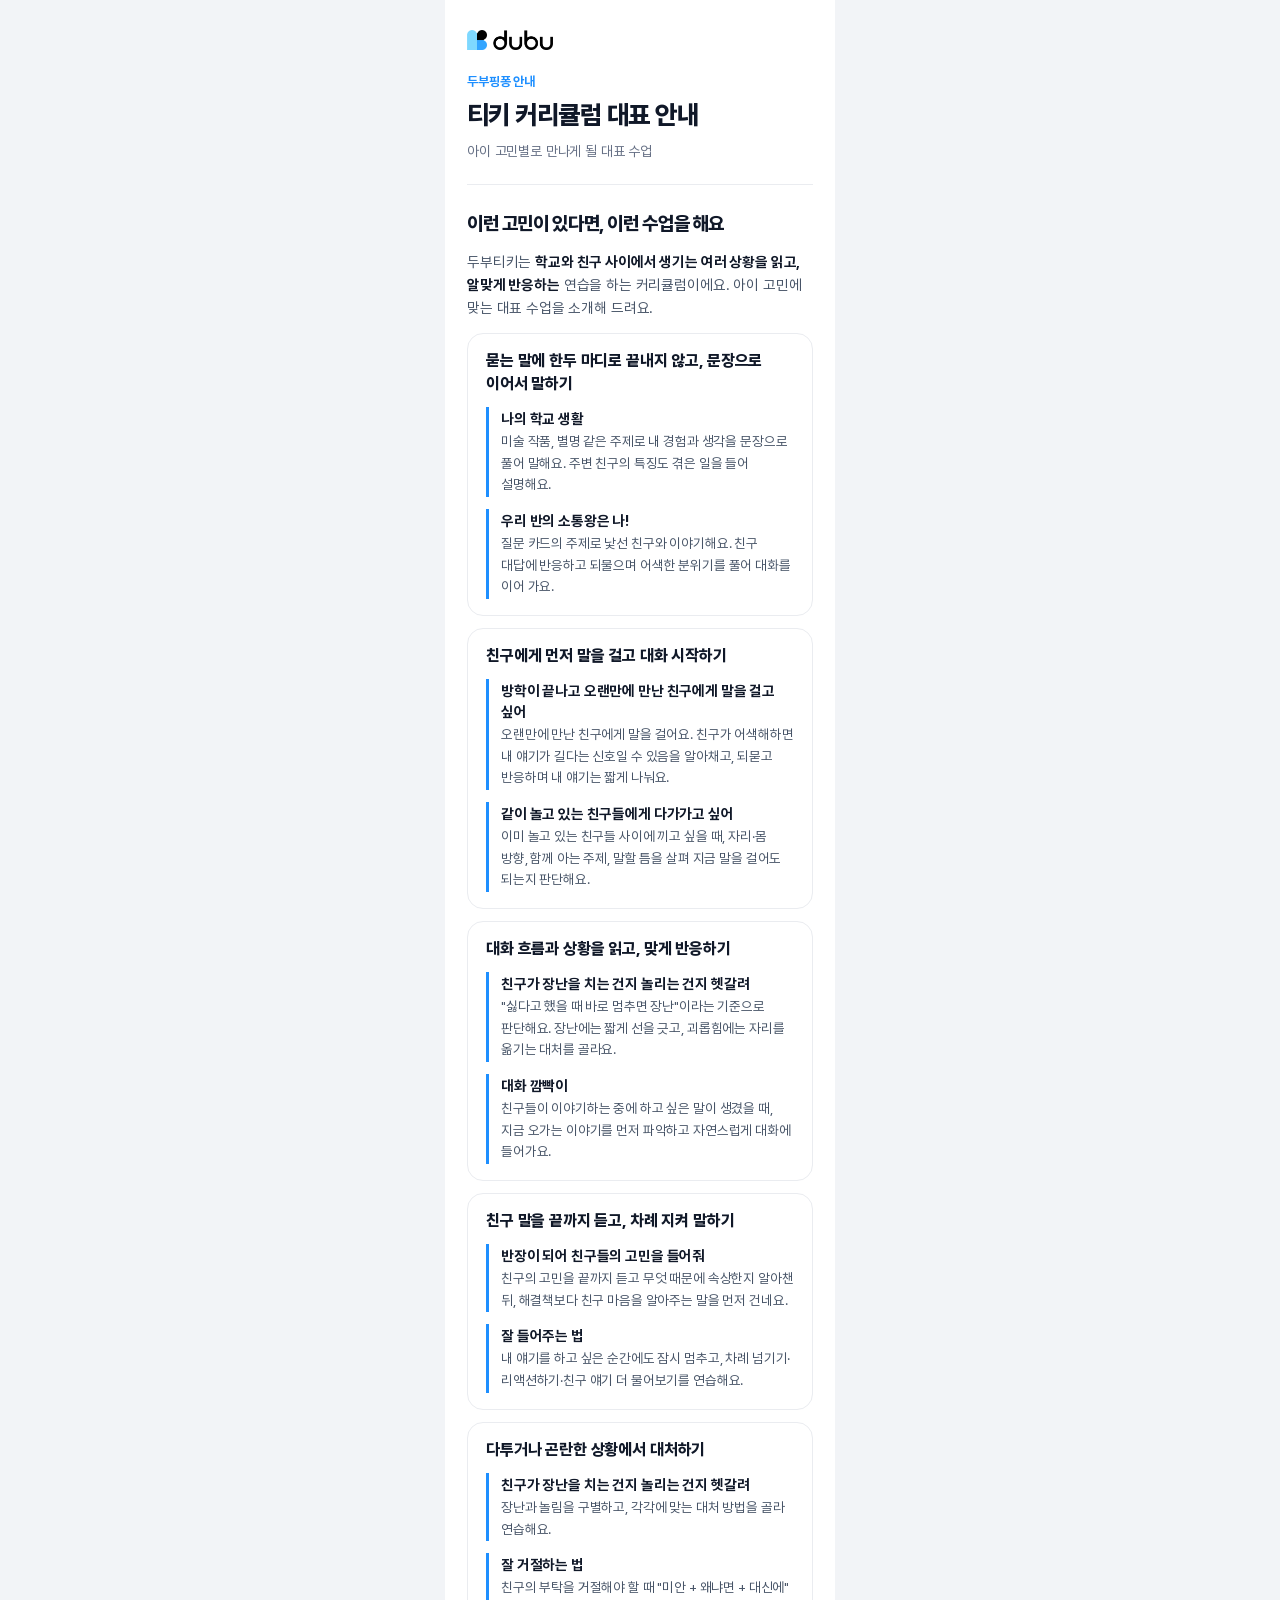
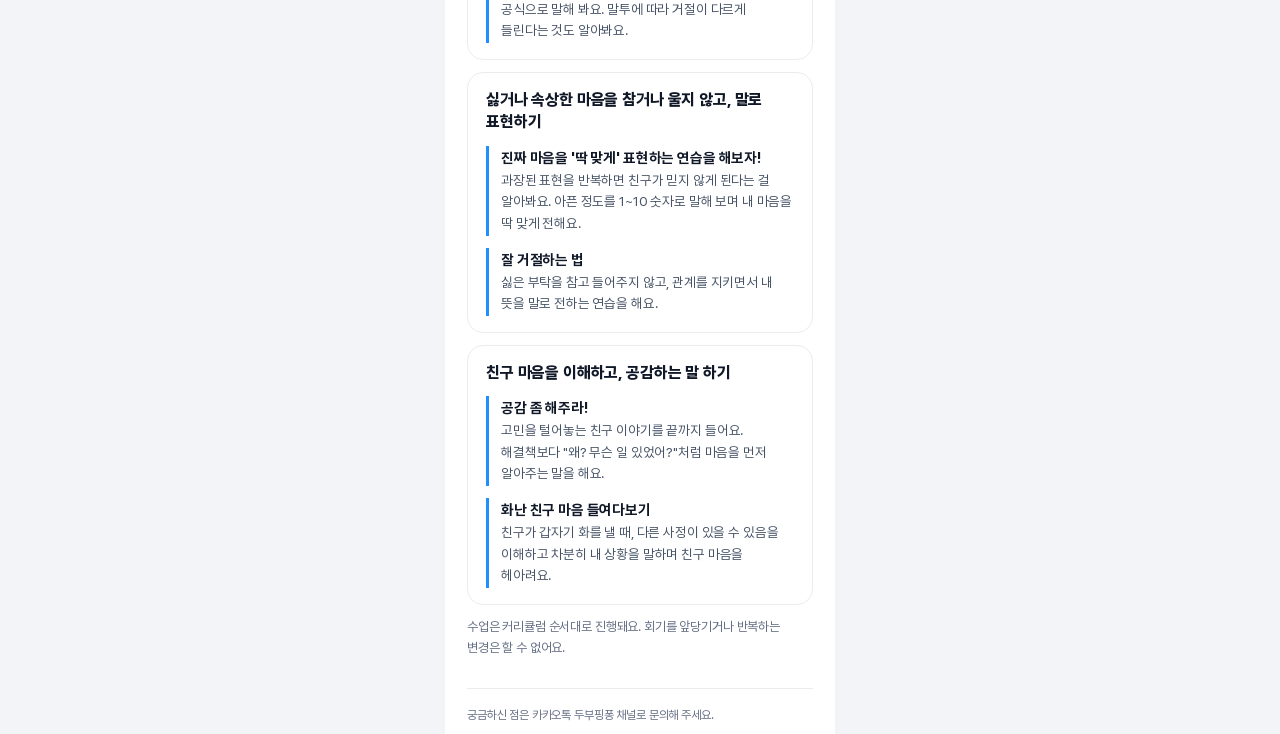
<file: tiki.html>
<!doctype html>
<html lang="ko">
<head>
<meta charset="utf-8">
<meta name="viewport" content="width=device-width, initial-scale=1">
<title>티키 커리큘럼 대표 안내 | 두부핑퐁</title>
<meta property="og:title" content="티키 커리큘럼 대표 안내 | 두부핑퐁">
<meta property="og:description" content="아이 고민별로 만나게 될 대표 수업">

<link rel="stylesheet" href="assets/common.css">
<style>
  .worry { border: 1px solid var(--line); border-radius: 16px; padding: 16px 18px; break-inside: avoid; }
  .worry + .worry { margin-top: 12px; }
  .worry h3 { margin: 0 0 12px; font-size: 16px; font-weight: 800; line-height: 1.4; }
  .lesson { border-left: 3px solid var(--blue); padding: 1px 0 1px 12px; }
  .lesson + .lesson { margin-top: 12px; }
  .lesson .t { font-size: 14.5px; font-weight: 700; color: var(--ink); line-height: 1.45; }
  .lesson p { font-size: 13.5px; color: var(--sub); margin-top: 2px; }
</style>
</head>
<body>
<main class="doc">

  <header class="top">
    <img class="logo" src="assets/dubu-logo.png" alt="dubu">
    <p class="no">두부핑퐁 안내</p>
    <h1>티키 커리큘럼 대표 안내</h1>
    <p class="summary">아이 고민별로 만나게 될 대표 수업</p>
  </header>

  <section>
    <h2>이런 고민이 있다면, 이런 수업을 해요</h2>
    <p class="lede">두부티키는 <b style="color:var(--ink)">학교와 친구 사이에서 생기는 여러 상황을 읽고, 알맞게 반응하는</b> 연습을 하는 커리큘럼이에요. 아이 고민에 맞는 대표 수업을 소개해 드려요.</p>

    <div class="worry">
      <h3>묻는 말에 한두 마디로 끝내지 않고, 문장으로 이어서 말하기</h3>
      <div class="lesson">
        <div class="t">나의 학교 생활</div>
        <p>미술 작품, 별명 같은 주제로 내 경험과 생각을 문장으로 풀어 말해요. 주변 친구의 특징도 겪은 일을 들어 설명해요.</p>
      </div>
      <div class="lesson">
        <div class="t">우리 반의 소통왕은 나!</div>
        <p>질문 카드의 주제로 낯선 친구와 이야기해요. 친구 대답에 반응하고 되물으며 어색한 분위기를 풀어 대화를 이어 가요.</p>
      </div>
    </div>

    <div class="worry">
      <h3>친구에게 먼저 말을 걸고 대화 시작하기</h3>
      <div class="lesson">
        <div class="t">방학이 끝나고 오랜만에 만난 친구에게 말을 걸고 싶어</div>
        <p>오랜만에 만난 친구에게 말을 걸어요. 친구가 어색해하면 내 얘기가 길다는 신호일 수 있음을 알아채고, 되묻고 반응하며 내 얘기는 짧게 나눠요.</p>
      </div>
      <div class="lesson">
        <div class="t">같이 놀고 있는 친구들에게 다가가고 싶어</div>
        <p>이미 놀고 있는 친구들 사이에 끼고 싶을 때, 자리·몸 방향, 함께 아는 주제, 말할 틈을 살펴 지금 말을 걸어도 되는지 판단해요.</p>
      </div>
    </div>

    <div class="worry">
      <h3>대화 흐름과 상황을 읽고, 맞게 반응하기</h3>
      <div class="lesson">
        <div class="t">친구가 장난을 치는 건지 놀리는 건지 헷갈려</div>
        <p>"싫다고 했을 때 바로 멈추면 장난"이라는 기준으로 판단해요. 장난에는 짧게 선을 긋고, 괴롭힘에는 자리를 옮기는 대처를 골라요.</p>
      </div>
      <div class="lesson">
        <div class="t">대화 깜빡이</div>
        <p>친구들이 이야기하는 중에 하고 싶은 말이 생겼을 때, 지금 오가는 이야기를 먼저 파악하고 자연스럽게 대화에 들어가요.</p>
      </div>
    </div>

    <div class="worry">
      <h3>친구 말을 끝까지 듣고, 차례 지켜 말하기</h3>
      <div class="lesson">
        <div class="t">반장이 되어 친구들의 고민을 들어줘</div>
        <p>친구의 고민을 끝까지 듣고 무엇 때문에 속상한지 알아챈 뒤, 해결책보다 친구 마음을 알아주는 말을 먼저 건네요.</p>
      </div>
      <div class="lesson">
        <div class="t">잘 들어주는 법</div>
        <p>내 얘기를 하고 싶은 순간에도 잠시 멈추고, 차례 넘기기·리액션하기·친구 얘기 더 물어보기를 연습해요.</p>
      </div>
    </div>

    <div class="worry">
      <h3>다투거나 곤란한 상황에서 대처하기</h3>
      <div class="lesson">
        <div class="t">친구가 장난을 치는 건지 놀리는 건지 헷갈려</div>
        <p>장난과 놀림을 구별하고, 각각에 맞는 대처 방법을 골라 연습해요.</p>
      </div>
      <div class="lesson">
        <div class="t">잘 거절하는 법</div>
        <p>친구의 부탁을 거절해야 할 때 "미안 + 왜냐면 + 대신에" 공식으로 말해 봐요. 말투에 따라 거절이 다르게 들린다는 것도 알아봐요.</p>
      </div>
    </div>

    <div class="worry">
      <h3>싫거나 속상한 마음을 참거나 울지 않고, 말로 표현하기</h3>
      <div class="lesson">
        <div class="t">진짜 마음을 '딱 맞게' 표현하는 연습을 해보자!</div>
        <p>과장된 표현을 반복하면 친구가 믿지 않게 된다는 걸 알아봐요. 아픈 정도를 1~10 숫자로 말해 보며 내 마음을 딱 맞게 전해요.</p>
      </div>
      <div class="lesson">
        <div class="t">잘 거절하는 법</div>
        <p>싫은 부탁을 참고 들어주지 않고, 관계를 지키면서 내 뜻을 말로 전하는 연습을 해요.</p>
      </div>
    </div>

    <div class="worry">
      <h3>친구 마음을 이해하고, 공감하는 말 하기</h3>
      <div class="lesson">
        <div class="t">공감 좀 해주라!</div>
        <p>고민을 털어놓는 친구 이야기를 끝까지 들어요. 해결책보다 "왜? 무슨 일 있었어?"처럼 마음을 먼저 알아주는 말을 해요.</p>
      </div>
      <div class="lesson">
        <div class="t">화난 친구 마음 들여다보기</div>
        <p>친구가 갑자기 화를 낼 때, 다른 사정이 있을 수 있음을 이해하고 차분히 내 상황을 말하며 친구 마음을 헤아려요.</p>
      </div>
    </div>

    <p class="small mt12">수업은 커리큘럼 순서대로 진행돼요. 회기를 앞당기거나 반복하는 변경은 할 수 없어요.</p>
  </section>

  <footer class="foot">
    궁금하신 점은 카카오톡 두부핑퐁 채널로 문의해 주세요.
  </footer>

</main>
</body>
</html>
</file>
<file: assets/common.css>
/* 두부핑퐁 고객 안내 자료 공통 스타일
   색상·글꼴은 dubuhomes.com/guide 페이지 값을 그대로 썼어요. */

@font-face { font-family: "Pretendard"; font-weight: 400; src: url("fonts/Pretendard-Regular.woff2") format("woff2"); }
@font-face { font-family: "Pretendard"; font-weight: 600; src: url("fonts/Pretendard-SemiBold.woff2") format("woff2"); }
@font-face { font-family: "Pretendard"; font-weight: 700; src: url("fonts/Pretendard-Bold.woff2") format("woff2"); }
@font-face { font-family: "Pretendard"; font-weight: 800; src: url("fonts/Pretendard-ExtraBold.woff2") format("woff2"); }

:root {
  --bg: #ffffff;
  --ink: #101828;
  --sub: #475467;
  --muted: #667085;
  --line: #eaecf0;
  --gray: #f2f4f7;
  --tint: #f4f9ff;
  --blue: #1e8fff;
  --blue-deep: #0b6bcb;
  --blue-soft: #e6f2ff;
  --red: #f04438;
  --f: "Pretendard", "Apple SD Gothic Neo", "Noto Sans KR", "Malgun Gothic", sans-serif;
}

/* 스마트폰 세로 화면 비율의 PDF 페이지 */
@page { size: 390px 844px; margin: 30px 0 34px; }
@page :first { margin-top: 0; }

* { box-sizing: border-box; }
html { -webkit-print-color-adjust: exact; print-color-adjust: exact; }
body {
  margin: 0;
  background: var(--bg);
  color: var(--ink);
  font-family: var(--f);
  font-size: 15px;
  line-height: 1.6;
  letter-spacing: -0.01em;
  word-break: keep-all;
  overflow-wrap: break-word;
}
.doc { max-width: 390px; margin: 0 auto; padding: 0 22px 8px; }
p { margin: 0; }
b, strong { font-weight: 700; }
a { color: var(--blue-deep); text-decoration: none; }
.num { font-variant-numeric: tabular-nums; }

/* 머리말 */
.top { padding: 30px 0 22px; border-bottom: 1px solid var(--line); margin-bottom: 26px; }
.top .logo { height: 20px; display: block; margin-bottom: 22px; }
.top .no { font-size: 13px; font-weight: 700; color: var(--blue); margin-bottom: 4px; }
.top h1 { margin: 0; font-size: 26px; line-height: 1.35; font-weight: 800; letter-spacing: -0.02em; }
.top .summary { margin-top: 8px; font-size: 14px; color: var(--muted); }

/* 섹션 */
section { margin-bottom: 30px; }
section > h2 { margin: 0 0 12px; font-size: 19px; line-height: 1.4; font-weight: 800; letter-spacing: -0.02em; break-after: avoid; }
.lede { color: var(--sub); font-size: 14.5px; margin-bottom: 14px; }
.small { font-size: 13px; color: var(--muted); }

/* 카드 */
.card { border: 1px solid var(--line); border-radius: 16px; padding: 18px; break-inside: avoid; }
.card + .card { margin-top: 12px; }
.card.tint { background: var(--tint); border-color: #d6e9ff; }
.card.gray { background: var(--gray); border-color: var(--gray); }
.card h3 { margin: 0 0 6px; font-size: 16px; font-weight: 800; line-height: 1.4; }
.card p { color: var(--sub); font-size: 14.5px; }
.badge { display: inline-block; font-size: 12px; font-weight: 700; color: var(--blue-deep); background: var(--blue-soft); padding: 2px 9px; border-radius: 999px; vertical-align: 2px; margin-left: 4px; }
.badge.gray { color: var(--sub); background: var(--gray); }

/* 핵심 숫자 3칸 */
.facts { display: grid; grid-template-columns: repeat(3, 1fr); border: 1px solid var(--line); border-radius: 16px; break-inside: avoid; }
.facts.two { grid-template-columns: repeat(2, 1fr); }
.facts > div { padding: 14px 6px; text-align: center; }
.facts > div + div { border-left: 1px solid var(--line); }
.facts b { display: block; font-size: 19px; font-weight: 800; line-height: 1.3; }
.facts span { font-size: 12.5px; color: var(--muted); }

/* 이용권 카드 */
.passes { border: 1px solid var(--line); border-radius: 16px; overflow: hidden; break-inside: avoid; }
.pass { padding: 16px 18px; display: grid; grid-template-columns: minmax(0, 1fr) auto; gap: 2px 12px; align-items: end; }
.pass + .pass { border-top: 1px solid var(--line); }
.pass.best { background: var(--tint); }
.pass .name { font-size: 16px; font-weight: 700; }
.pass .name .badge { margin-left: 6px; }
.pass .meta { font-size: 13px; color: var(--muted); }
.pass .price { text-align: right; }
.pass .rate { font-size: 15px; font-weight: 800; color: var(--red); margin-right: 4px; }
.pass .big { font-size: 21px; font-weight: 800; line-height: 1.3; }
.pass.best .big { color: var(--blue); }
.pass .unit { display: block; font-size: 13px; color: var(--muted); }

/* 표 */
table { width: 100%; border-collapse: collapse; table-layout: fixed; font-size: 13.5px; break-inside: avoid; }
th, td { text-align: left; padding: 10px 6px; border-bottom: 1px solid var(--line); vertical-align: top; }
thead th { font-size: 12.5px; font-weight: 700; color: var(--muted); }
td { color: var(--sub); font-variant-numeric: tabular-nums; }
td:first-child, th[scope="row"] { color: var(--ink); font-weight: 700; }
td.hl, th.hl { color: var(--blue-deep); font-weight: 700; }
.table-wrap { border: 1px solid var(--line); border-radius: 16px; padding: 4px 12px; break-inside: avoid; }
.table-wrap tr:last-child td, .table-wrap tr:last-child th { border-bottom: 0; }

/* 목록 */
.list { list-style: none; margin: 0; padding: 0; }
.list li { position: relative; padding: 11px 0 11px 18px; border-top: 1px solid var(--line); font-size: 14.5px; color: var(--sub); break-inside: avoid; }
.list li:last-child { border-bottom: 1px solid var(--line); }
.list li::before { content: ""; position: absolute; left: 3px; top: 21px; width: 6px; height: 6px; border-radius: 50%; background: var(--blue); }
.list li b { color: var(--ink); }

/* 정의 목록 (항목 - 설명) */
.rows { border-top: 1px solid var(--line); }
.rows > div { display: grid; grid-template-columns: 108px minmax(0, 1fr); gap: 10px; padding: 12px 0; border-bottom: 1px solid var(--line); break-inside: avoid; }
.rows dt, .rows .k { font-size: 14px; font-weight: 700; color: var(--ink); }
.rows dd, .rows .v { margin: 0; font-size: 14.5px; color: var(--sub); }
.rows .v b { color: var(--ink); }

/* 알림 상자 */
.note { border-radius: 14px; background: var(--gray); padding: 14px 16px; font-size: 13.5px; color: var(--sub); break-inside: avoid; }
.note b { color: var(--ink); }
.note.blue { background: var(--tint); }

/* 버튼 모양 링크 */
.btn { display: block; text-align: center; border-radius: 999px; background: var(--blue); color: #fff; font-weight: 800; font-size: 15.5px; padding: 14px; break-inside: avoid; }
.btn.line { background: #fff; color: var(--blue-deep); border: 1.5px solid var(--blue); }
.url { display: block; text-align: center; font-size: 12px; color: var(--muted); margin-top: 6px; word-break: break-all; }

/* 맺음말 */
.foot { margin-top: 30px; padding-top: 16px; border-top: 1px solid var(--line); font-size: 12px; color: var(--muted); line-height: 1.7; break-inside: avoid; }

.page-break { break-before: page; }
.keep { break-inside: avoid; }
.mt8 { margin-top: 8px; } .mt12 { margin-top: 12px; } .mt16 { margin-top: 16px; }

/* 화면에서 볼 때 (브라우저로 HTML을 열었을 때) */
@media screen {
  body { background: #f2f4f7; }
  .doc { background: #fff; min-height: 100vh; }
}
</file>
